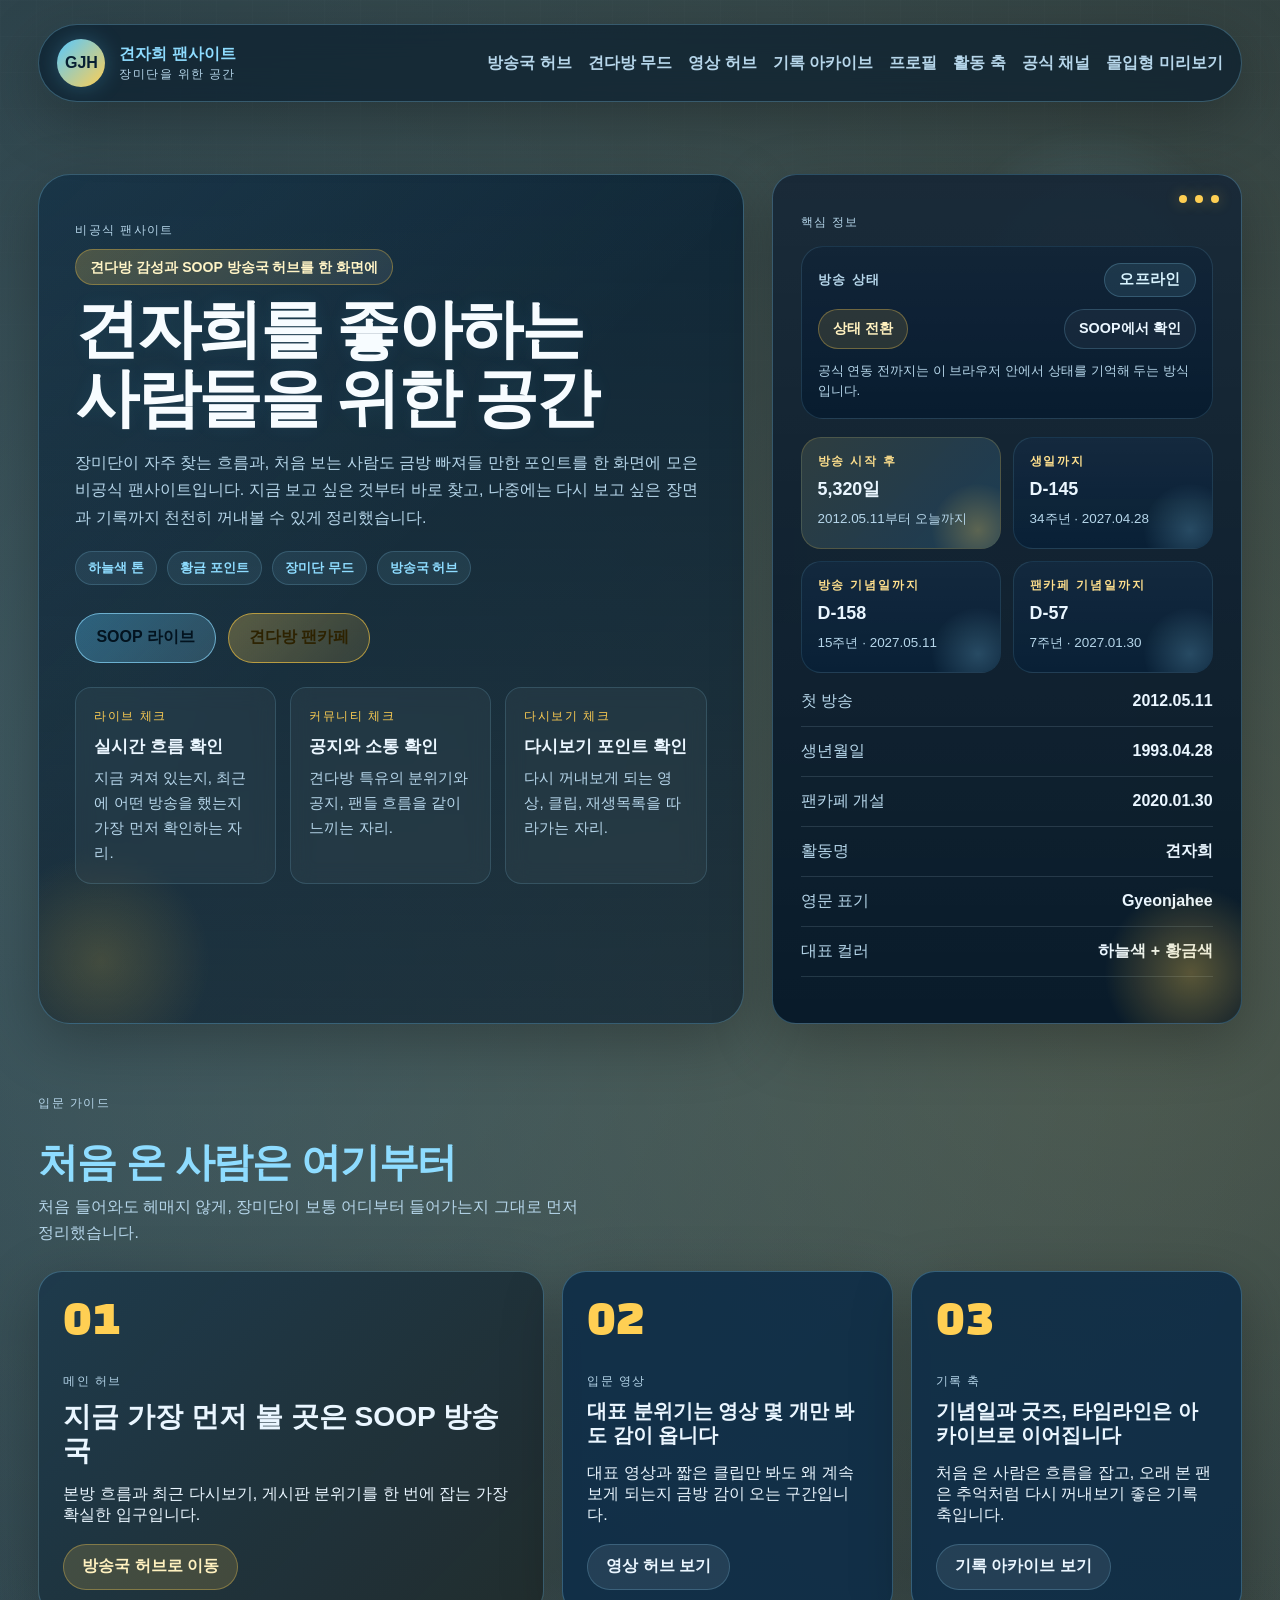
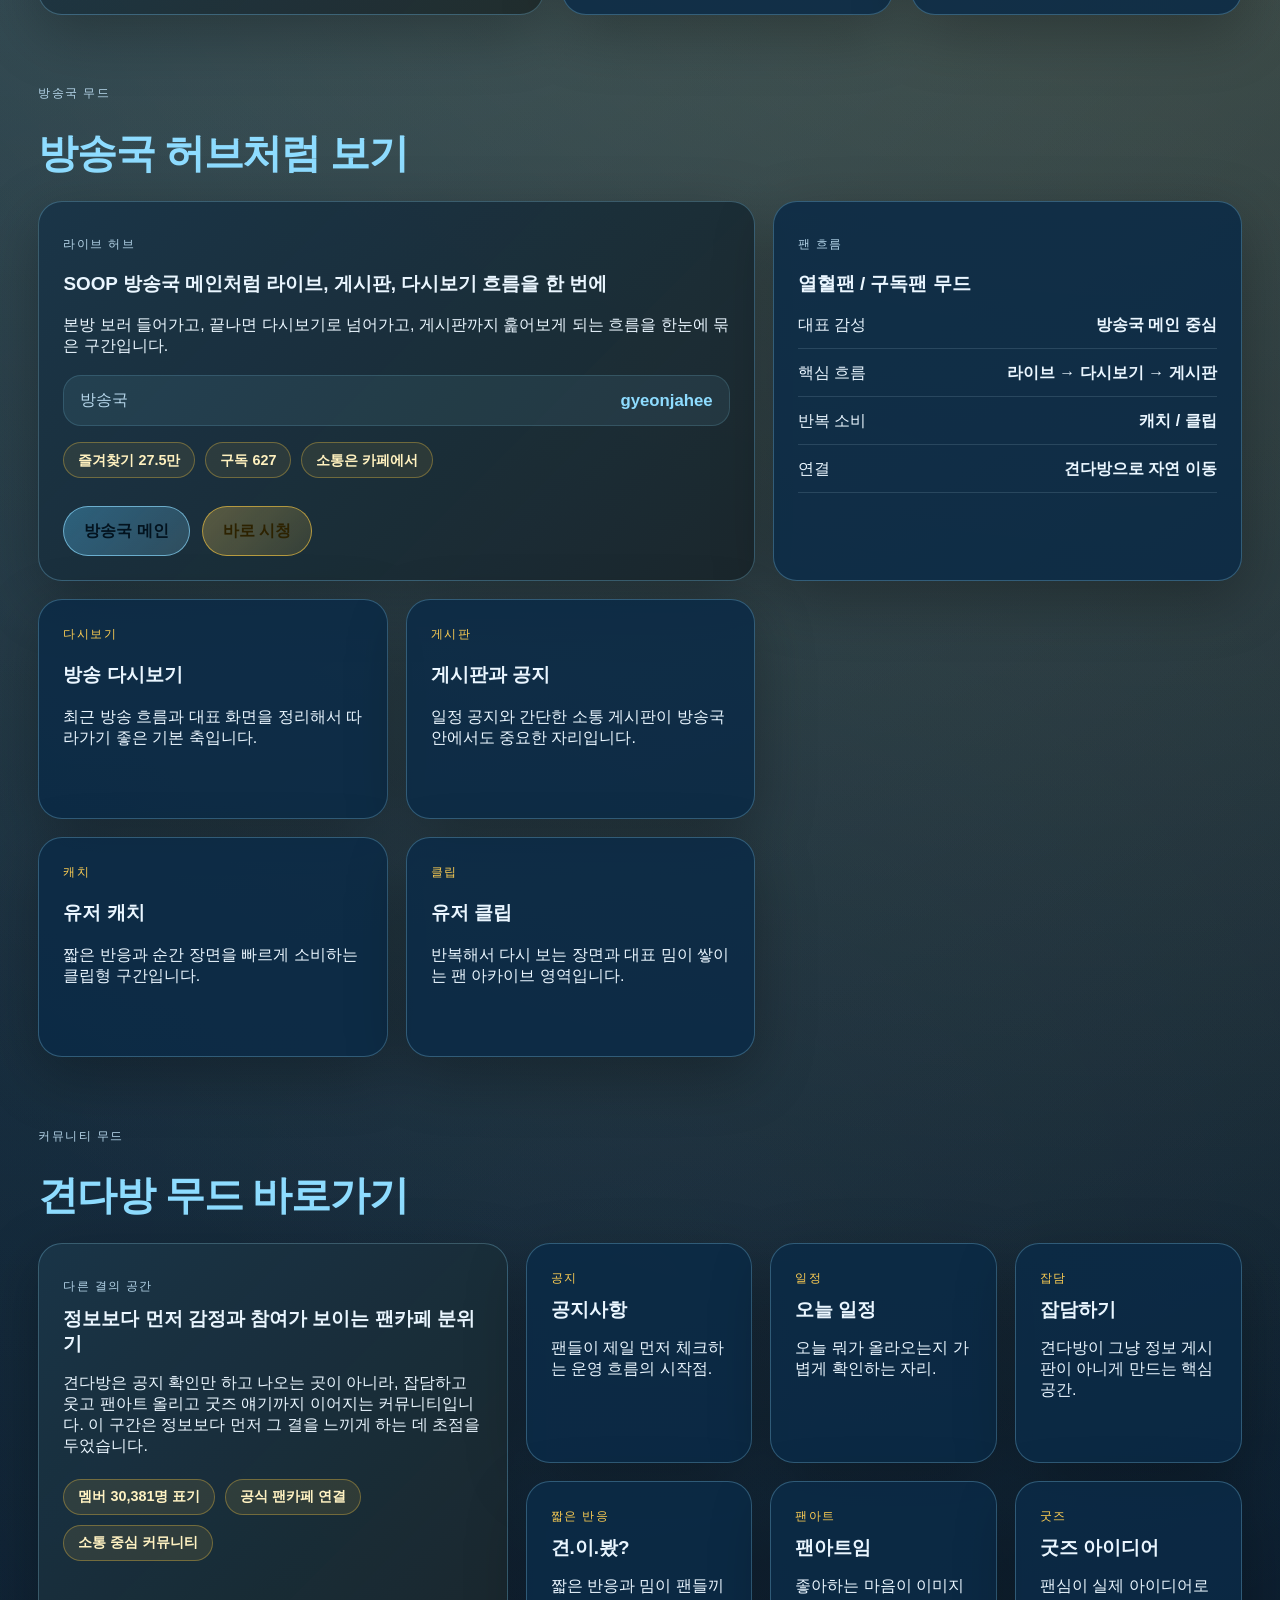
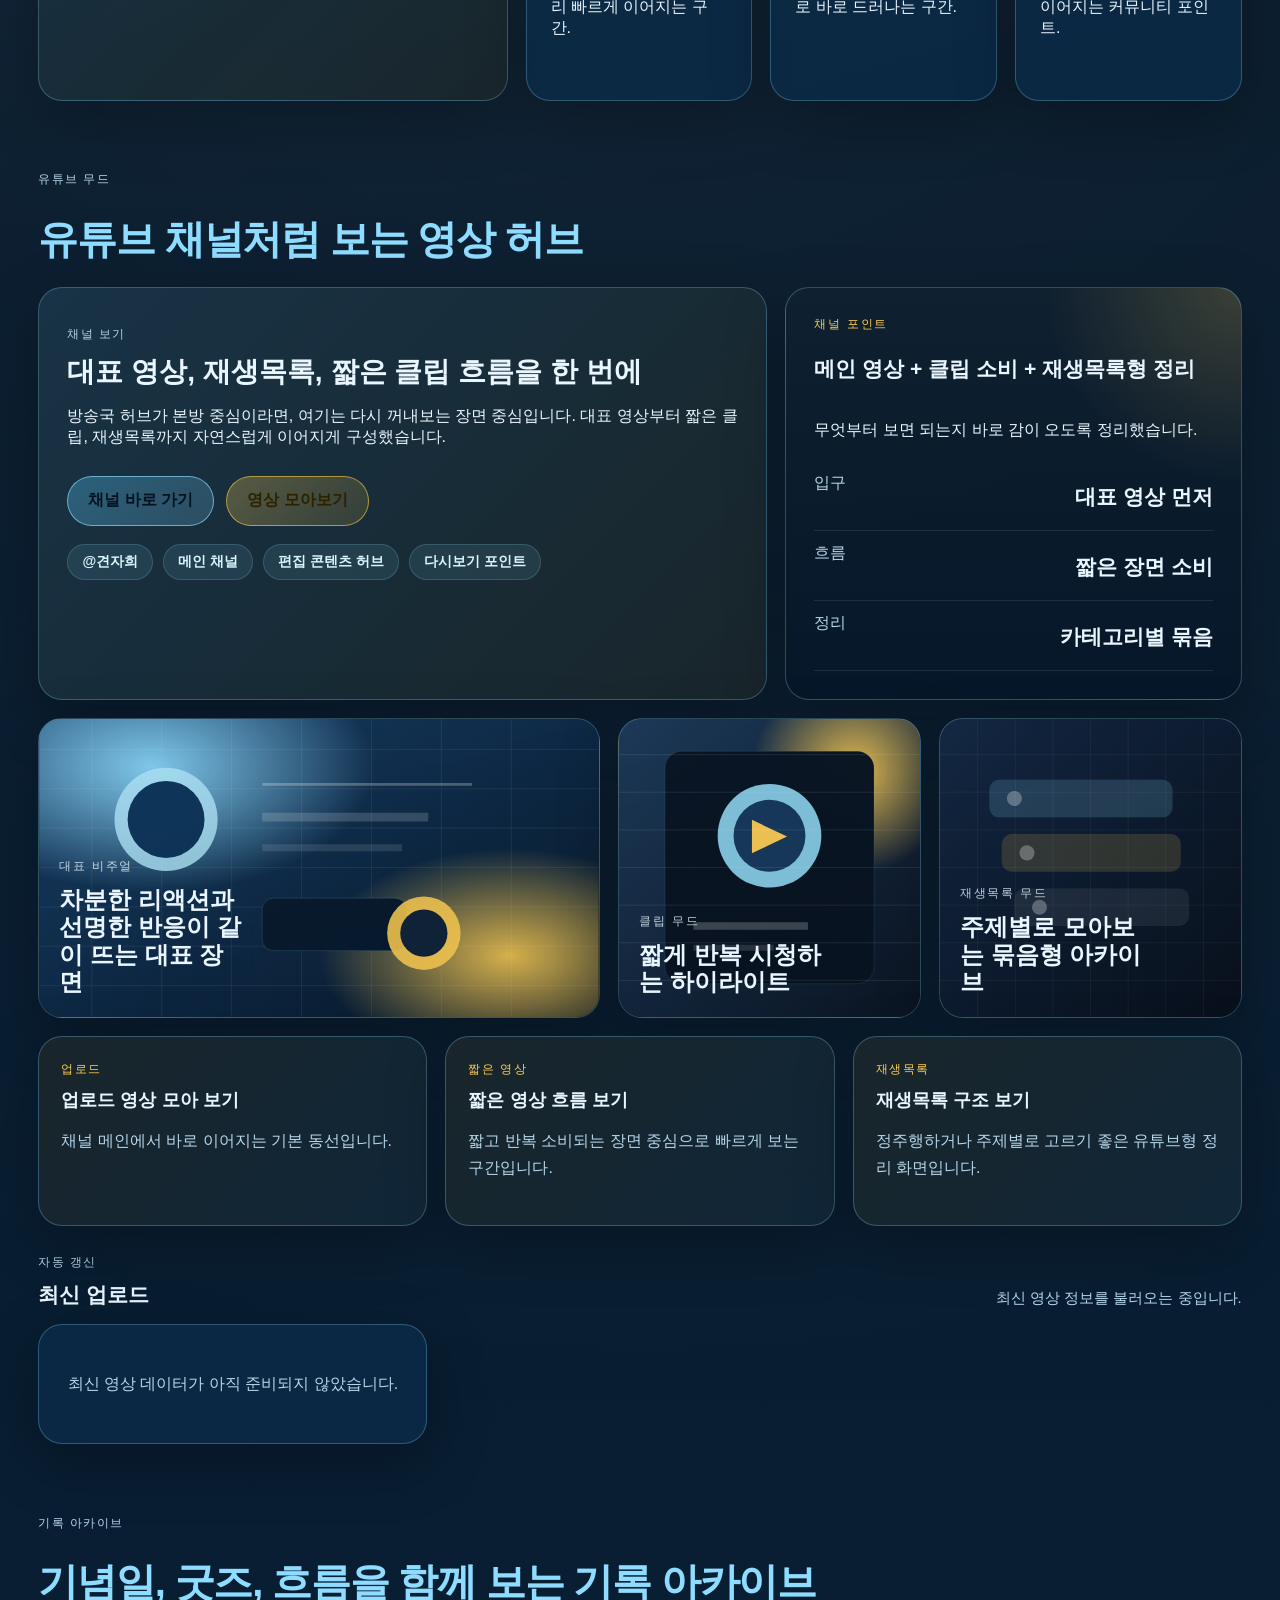
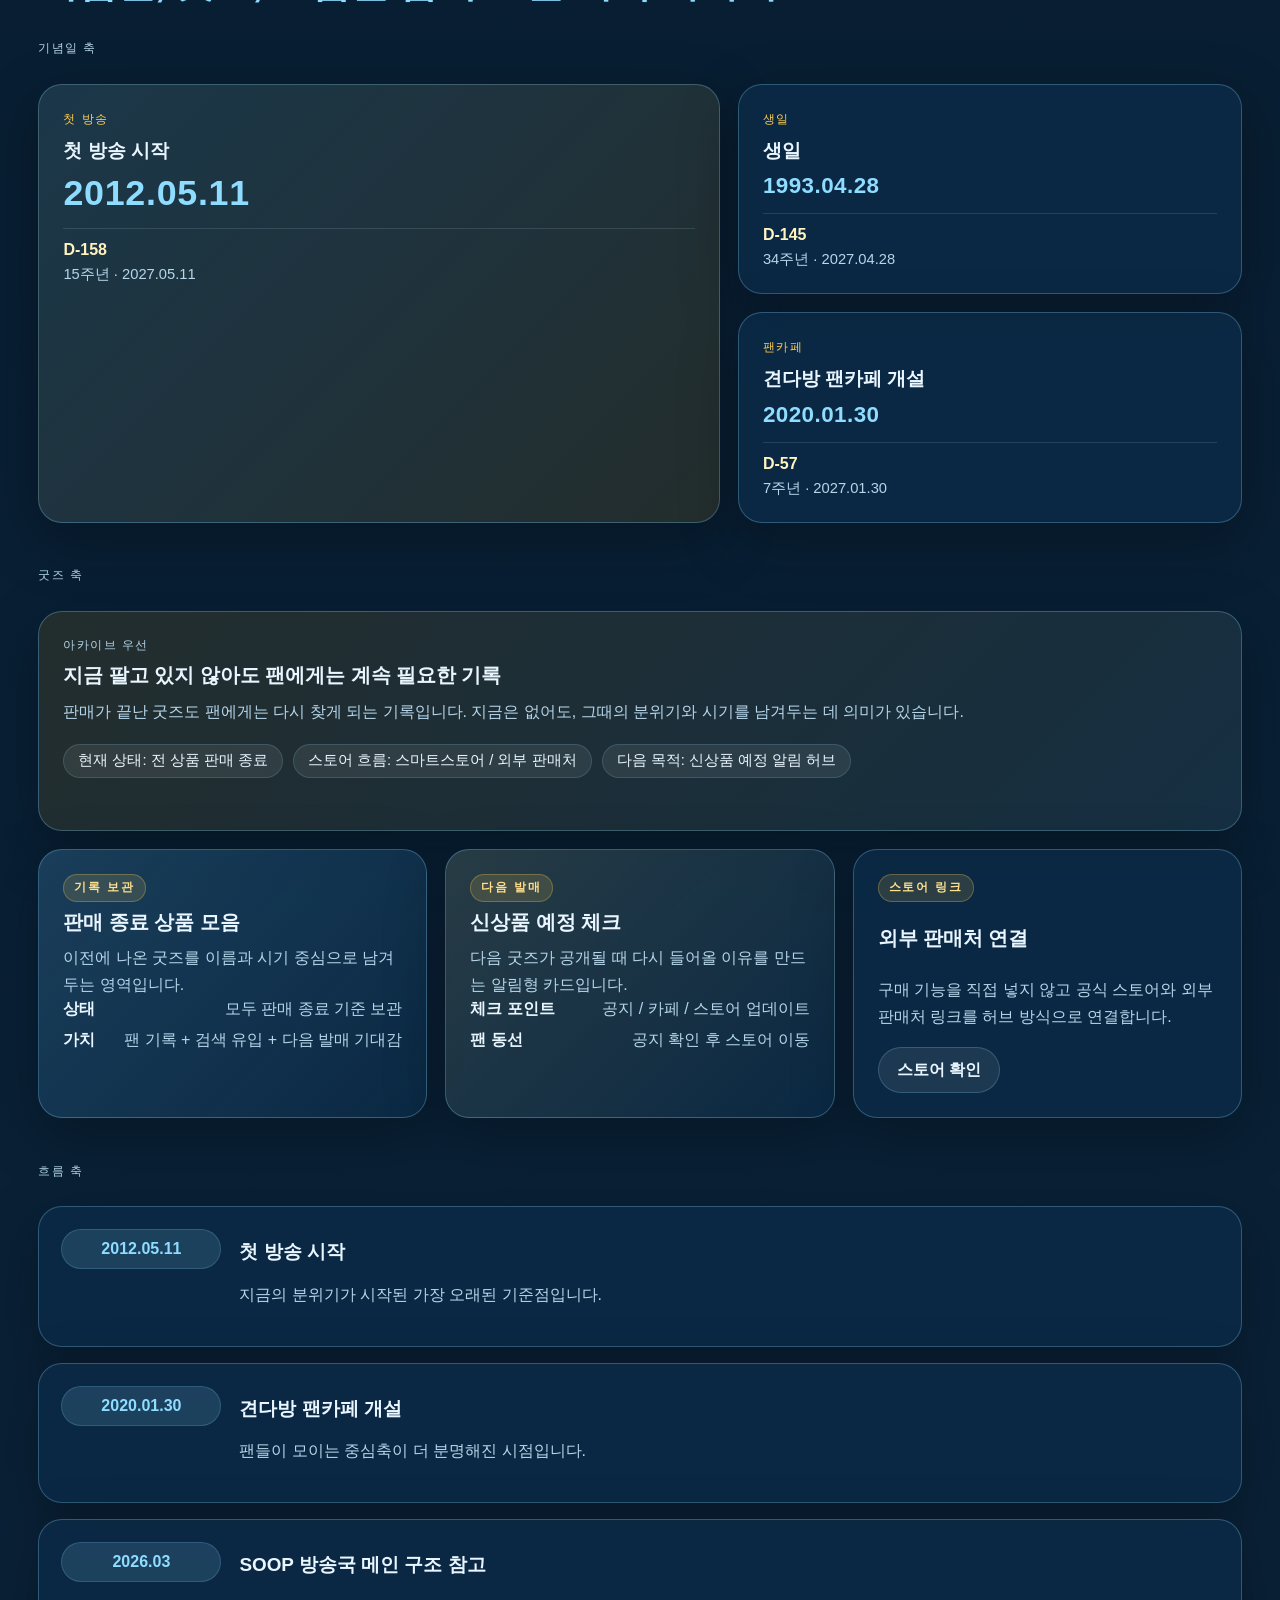
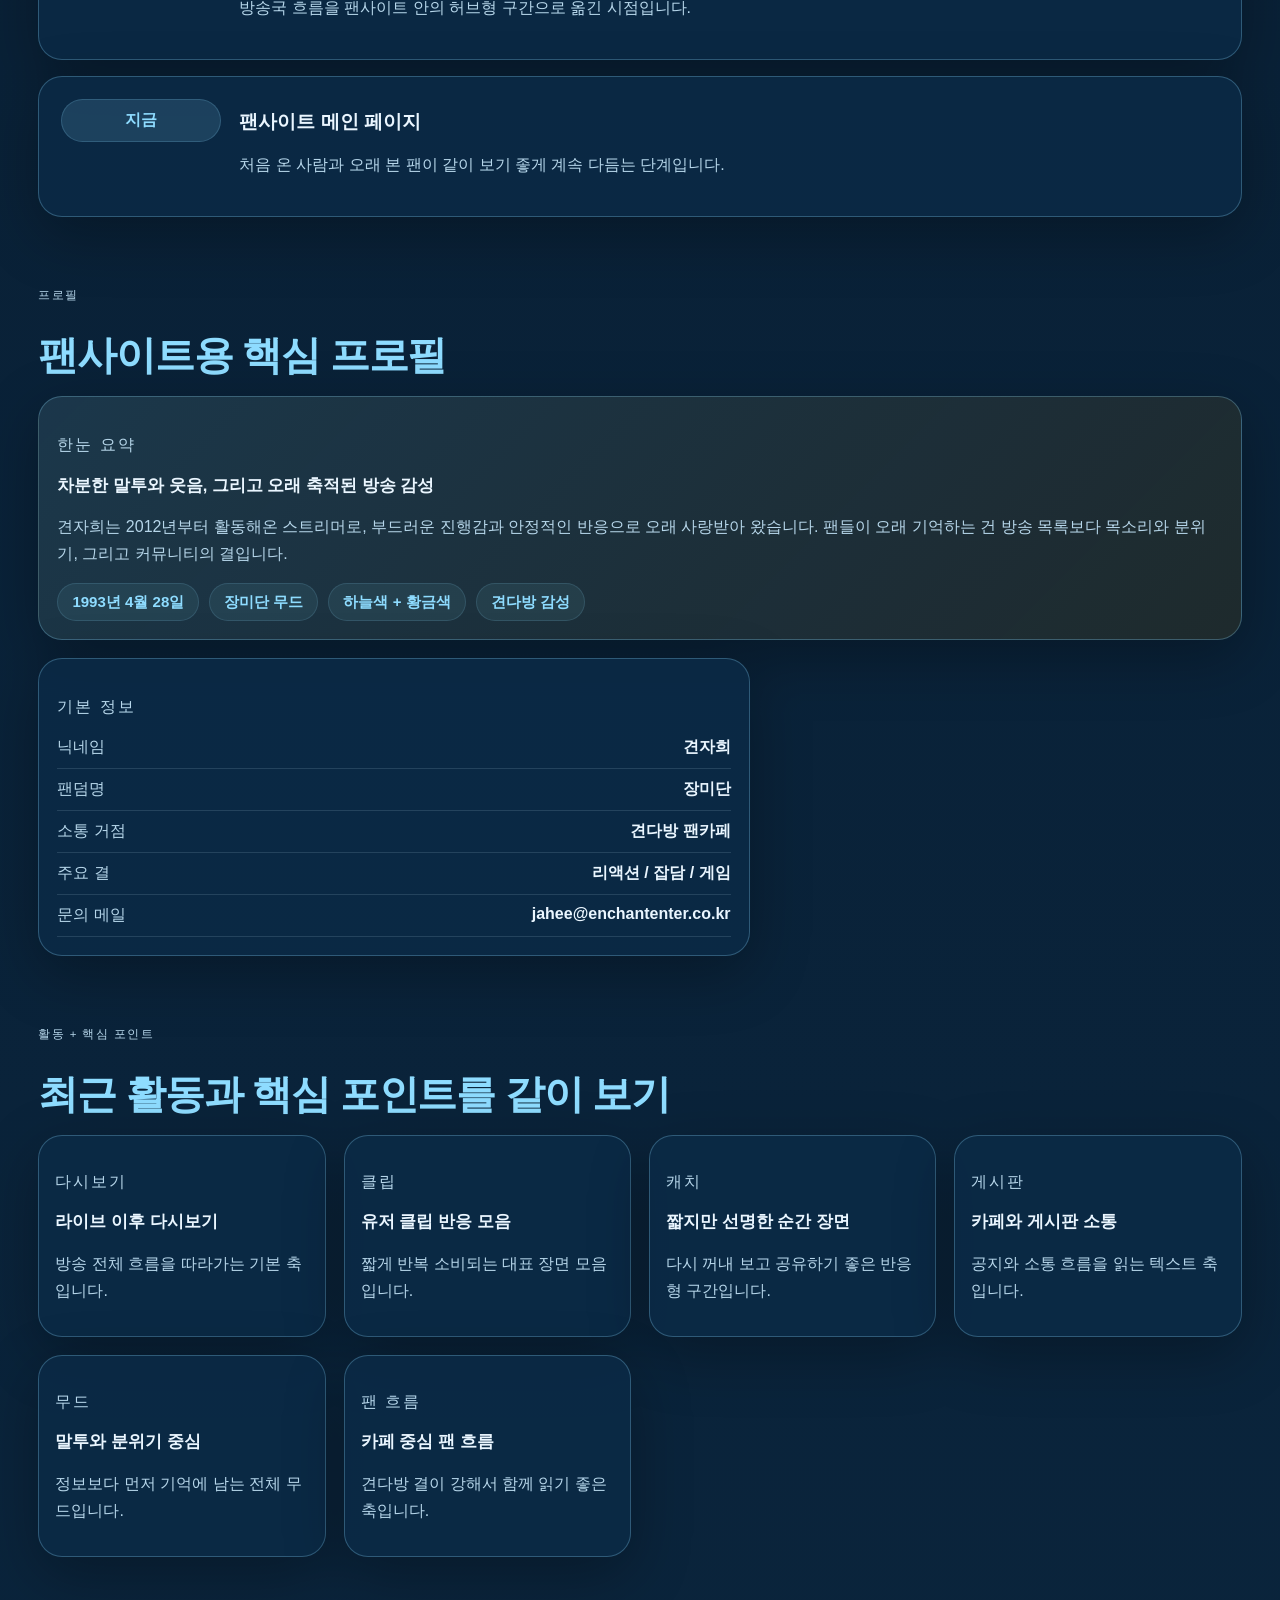
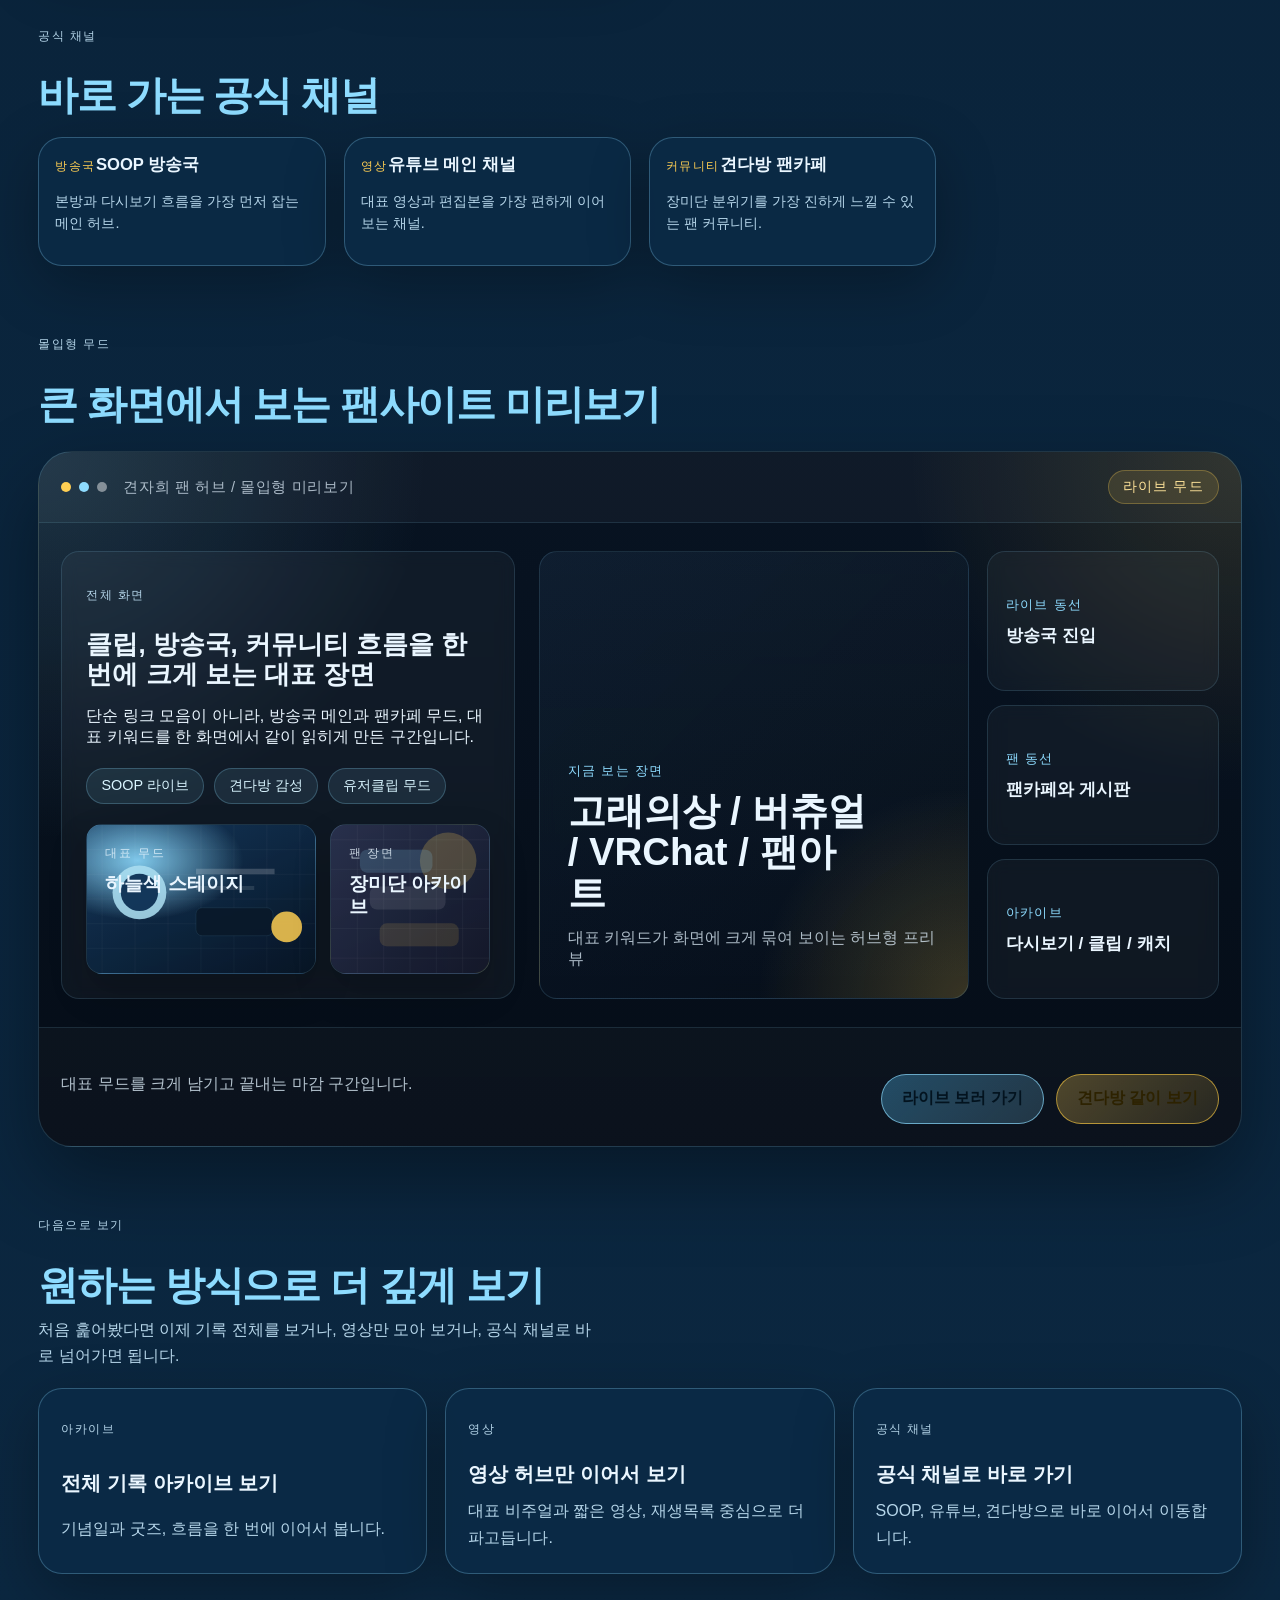
<file: index.html>
<!DOCTYPE html>
<html lang="ko">
<head>
  <meta charset="UTF-8">
  <meta name="viewport" content="width=device-width, initial-scale=1.0">
  <title>견자희 팬사이트 | 견다방 무드 아카이브</title>
  <meta name="description" content="견자희를 좋아하는 사람들을 위한 비공식 팬사이트. 방송국 허브, 견다방 무드, 영상 허브, 기념일과 공식 채널을 한 페이지에 모았습니다.">
  <meta property="og:title" content="견자희 팬사이트">
  <meta property="og:description" content="견다방 무드와 SOOP 방송국 구조를 참고한 견자희 비공식 팬사이트.">
  <meta property="og:type" content="website">
  <meta name="theme-color" content="#071a2b">
  <link rel="preconnect" href="https://fonts.googleapis.com">
  <link rel="preconnect" href="https://fonts.gstatic.com" crossorigin>
  <link href="https://fonts.googleapis.com/css2?family=Black+Han+Sans&family=SUIT:wght@400;500;600;700;800&display=swap" rel="stylesheet">
  <link rel="stylesheet" href="styles.css">
</head>
<body>
  <div class="page-shell">
    <header class="site-header">
      <a class="brand" href="#top" aria-label="견자희 팬사이트 홈">
        <span class="brand-mark">GJH</span>
        <span class="brand-copy">
          <strong>견자희 팬사이트</strong>
          <small>장미단을 위한 공간</small>
        </span>
      </a>
      <nav class="site-nav" aria-label="주요 메뉴">
        <a href="#station">방송국 허브</a>
        <a href="#community">견다방 무드</a>
        <a href="#video">영상 허브</a>
        <a href="#archive">기록 아카이브</a>
        <a href="#profile">프로필</a>
        <a href="#activity">활동 축</a>
        <a href="#links">공식 채널</a>
        <a href="#preview">몰입형 미리보기</a>
      </nav>
    </header>

    <main id="top">
      <section class="hero section">
        <div class="hero-copy">
          <p class="eyebrow">비공식 팬사이트</p>
          <div class="hero-ribbon">견다방 감성과 SOOP 방송국 허브를 한 화면에</div>
          <h1>견자희를 좋아하는<br>사람들을 위한 공간</h1>
          <p class="hero-text">
            장미단이 자주 찾는 흐름과, 처음 보는 사람도 금방 빠져들 만한 포인트를 한 화면에 모은 비공식 팬사이트입니다.
            지금 보고 싶은 것부터 바로 찾고, 나중에는 다시 보고 싶은 장면과 기록까지 천천히 꺼내볼 수 있게 정리했습니다.
          </p>
          <div class="hero-badges" aria-label="사이트 키워드">
            <span>하늘색 톤</span>
            <span>황금 포인트</span>
            <span>장미단 무드</span>
            <span>방송국 허브</span>
          </div>
          <div class="hero-actions">
            <a class="button button-primary" href="https://play.sooplive.co.kr/gyeonjahee" target="_blank" rel="noreferrer">SOOP 라이브</a>
            <a class="button button-secondary" href="https://cafe.naver.com/gyeonjahee" target="_blank" rel="noreferrer">견다방 팬카페</a>
          </div>
          <div class="hero-route-grid" aria-label="첫 화면 체크 포인트">
            <article class="hero-route-card">
              <span class="link-type">라이브 체크</span>
              <h3>실시간 흐름 확인</h3>
              <p>지금 켜져 있는지, 최근에 어떤 방송을 했는지 가장 먼저 확인하는 자리.</p>
            </article>
            <article class="hero-route-card">
              <span class="link-type">커뮤니티 체크</span>
              <h3>공지와 소통 확인</h3>
              <p>견다방 특유의 분위기와 공지, 팬들 흐름을 같이 느끼는 자리.</p>
            </article>
            <article class="hero-route-card">
              <span class="link-type">다시보기 체크</span>
              <h3>다시보기 포인트 확인</h3>
              <p>다시 꺼내보게 되는 영상, 클립, 재생목록을 따라가는 자리.</p>
            </article>
          </div>
        </div>

        <aside class="hero-panel" aria-label="핵심 정보">
          <div class="panel-glow"></div>
          <div class="panel-stars" aria-hidden="true">
            <span></span>
            <span></span>
            <span></span>
          </div>
          <p class="panel-label">핵심 정보</p>
          <div class="live-console" aria-label="라이브 상태">
            <div class="live-console-head">
              <span class="live-console-label">방송 상태</span>
              <strong class="live-status-pill is-offline" data-live-status>오프라인</strong>
            </div>
            <div class="live-console-actions">
              <button class="live-toggle-button" type="button" data-live-toggle>상태 전환</button>
              <a class="live-check-link" href="https://play.sooplive.co.kr/gyeonjahee" target="_blank" rel="noreferrer">SOOP에서 확인</a>
            </div>
            <p class="live-console-note">공식 연동 전까지는 이 브라우저 안에서 상태를 기억해 두는 방식입니다.</p>
          </div>
          <div class="countdown-strip" aria-label="상단 기념일 카운트">
            <article class="countdown-chip countdown-chip-primary" data-mode="elapsed" data-month="5" data-day="11" data-start-year="2012">
              <span class="countdown-label">방송 시작 후</span>
              <strong class="countdown-value">계산 중</strong>
              <small class="countdown-meta">누적 방송 경과일</small>
            </article>
            <article class="countdown-chip" data-mode="until" data-month="4" data-day="28" data-start-year="1993">
              <span class="countdown-label">생일까지</span>
              <strong class="countdown-value">계산 중</strong>
              <small class="countdown-meta">매년 4월 28일</small>
            </article>
            <article class="countdown-chip" data-mode="until" data-month="5" data-day="11" data-start-year="2012">
              <span class="countdown-label">방송 기념일까지</span>
              <strong class="countdown-value">계산 중</strong>
              <small class="countdown-meta">첫 방송 2012.05.11</small>
            </article>
            <article class="countdown-chip" data-mode="until" data-month="1" data-day="30" data-start-year="2020">
              <span class="countdown-label">팬카페 기념일까지</span>
              <strong class="countdown-value">계산 중</strong>
              <small class="countdown-meta">견다방 오픈 2020.01.30</small>
            </article>
          </div>
          <ul class="fact-list">
            <li><span>첫 방송</span><strong>2012.05.11</strong></li>
            <li><span>생년월일</span><strong>1993.04.28</strong></li>
            <li><span>팬카페 개설</span><strong>2020.01.30</strong></li>
            <li><span>활동명</span><strong>견자희</strong></li>
            <li><span>영문 표기</span><strong>Gyeonjahee</strong></li>
            <li><span>대표 컬러</span><strong>하늘색 + 황금색</strong></li>
          </ul>
        </aside>
      </section>

      <section id="starter-guide" class="section starter-guide">
        <div class="section-heading">
          <p class="eyebrow">입문 가이드</p>
          <h2>처음 온 사람은 여기부터</h2>
          <p class="section-description">처음 들어와도 헤매지 않게, 장미단이 보통 어디부터 들어가는지 그대로 먼저 정리했습니다.</p>
        </div>
        <div class="priority-strip" aria-label="처음 방문한 사람을 위한 입문 가이드">
          <article class="priority-card priority-card-primary">
            <p class="priority-rank">01</p>
            <div>
              <p class="feature-kicker">메인 허브</p>
              <h2>지금 가장 먼저 볼 곳은 SOOP 방송국</h2>
              <p>본방 흐름과 최근 다시보기, 게시판 분위기를 한 번에 잡는 가장 확실한 입구입니다.</p>
            </div>
            <a class="priority-link" href="#station">방송국 허브로 이동</a>
          </article>
          <article class="priority-card">
            <p class="priority-rank">02</p>
            <div>
              <p class="feature-kicker">입문 영상</p>
              <h3>대표 분위기는 영상 몇 개만 봐도 감이 옵니다</h3>
              <p>대표 영상과 짧은 클립만 봐도 왜 계속 보게 되는지 금방 감이 오는 구간입니다.</p>
            </div>
            <a class="priority-link" href="#video">영상 허브 보기</a>
          </article>
          <article class="priority-card">
            <p class="priority-rank">03</p>
            <div>
              <p class="feature-kicker">기록 축</p>
              <h3>기념일과 굿즈, 타임라인은 아카이브로 이어집니다</h3>
              <p>처음 온 사람은 흐름을 잡고, 오래 본 팬은 추억처럼 다시 꺼내보기 좋은 기록 축입니다.</p>
            </div>
            <a class="priority-link" href="#archive">기록 아카이브 보기</a>
          </article>
        </div>
      </section>

      <section id="station" class="section">
        <div class="section-heading">
          <p class="eyebrow">방송국 무드</p>
          <h2>방송국 허브처럼 보기</h2>
        </div>
        <div class="station-shell">
          <article class="station-card station-card-main">
            <p class="feature-kicker">라이브 허브</p>
            <h3>SOOP 방송국 메인처럼 라이브, 게시판, 다시보기 흐름을 한 번에</h3>
            <p>본방 보러 들어가고, 끝나면 다시보기로 넘어가고, 게시판까지 훑어보게 되는 흐름을 한눈에 묶은 구간입니다.</p>
            <div class="station-status">
              <span>방송국</span>
              <strong>gyeonjahee</strong>
            </div>
            <div class="station-meta">
              <span>즐겨찾기 27.5만</span>
              <span>구독 627</span>
              <span>소통은 카페에서</span>
            </div>
            <div class="hero-actions">
              <a class="button button-primary" href="https://www.sooplive.co.kr/station/gyeonjahee" target="_blank" rel="noreferrer">방송국 메인</a>
              <a class="button button-secondary" href="https://play.sooplive.co.kr/gyeonjahee" target="_blank" rel="noreferrer">바로 시청</a>
            </div>
          </article>
          <article class="station-card">
            <p class="feature-kicker">팬 흐름</p>
            <h3>열혈팬 / 구독팬 무드</h3>
            <ul class="station-rank-list">
              <li><span>대표 감성</span><strong>방송국 메인 중심</strong></li>
              <li><span>핵심 흐름</span><strong>라이브 → 다시보기 → 게시판</strong></li>
              <li><span>반복 소비</span><strong>캐치 / 클립</strong></li>
              <li><span>연결</span><strong>견다방으로 자연 이동</strong></li>
            </ul>
          </article>
          <div class="station-grid">
            <article class="station-card"><span class="link-type">다시보기</span><h3>방송 다시보기</h3><p>최근 방송 흐름과 대표 화면을 정리해서 따라가기 좋은 기본 축입니다.</p></article>
            <article class="station-card"><span class="link-type">게시판</span><h3>게시판과 공지</h3><p>일정 공지와 간단한 소통 게시판이 방송국 안에서도 중요한 자리입니다.</p></article>
            <article class="station-card"><span class="link-type">캐치</span><h3>유저 캐치</h3><p>짧은 반응과 순간 장면을 빠르게 소비하는 클립형 구간입니다.</p></article>
            <article class="station-card"><span class="link-type">클립</span><h3>유저 클립</h3><p>반복해서 다시 보는 장면과 대표 밈이 쌓이는 팬 아카이브 영역입니다.</p></article>
          </div>
        </div>
      </section>

      <section id="community" class="section">
        <div class="section-heading">
          <p class="eyebrow">커뮤니티 무드</p>
          <h2>견다방 무드 바로가기</h2>
        </div>
        <div class="community-shell">
          <article class="community-intro">
            <p class="feature-kicker">다른 결의 공간</p>
            <h3>정보보다 먼저 감정과 참여가 보이는 팬카페 분위기</h3>
            <p>견다방은 공지 확인만 하고 나오는 곳이 아니라, 잡담하고 웃고 팬아트 올리고 굿즈 얘기까지 이어지는 커뮤니티입니다. 이 구간은 정보보다 먼저 그 결을 느끼게 하는 데 초점을 두었습니다.</p>
            <div class="community-stats">
              <span>멤버 30,381명 표기</span>
              <span>공식 팬카페 연결</span>
              <span>소통 중심 커뮤니티</span>
            </div>
          </article>
          <div class="community-menu-grid">
            <article class="community-card"><span class="link-type">공지</span><h3>공지사항</h3><p>팬들이 제일 먼저 체크하는 운영 흐름의 시작점.</p></article>
            <article class="community-card"><span class="link-type">일정</span><h3>오늘 일정</h3><p>오늘 뭐가 올라오는지 가볍게 확인하는 자리.</p></article>
            <article class="community-card"><span class="link-type">잡담</span><h3>잡담하기</h3><p>견다방이 그냥 정보 게시판이 아니게 만드는 핵심 공간.</p></article>
            <article class="community-card"><span class="link-type">짧은 반응</span><h3>견.이.봤?</h3><p>짧은 반응과 밈이 팬들끼리 빠르게 이어지는 구간.</p></article>
            <article class="community-card"><span class="link-type">팬아트</span><h3>팬아트임</h3><p>좋아하는 마음이 이미지로 바로 드러나는 구간.</p></article>
            <article class="community-card"><span class="link-type">굿즈</span><h3>굿즈 아이디어</h3><p>팬심이 실제 아이디어로 이어지는 커뮤니티 포인트.</p></article>
          </div>
        </div>
      </section>

      <section id="video" class="section">
        <div class="section-heading">
          <p class="eyebrow">유튜브 무드</p>
          <h2>유튜브 채널처럼 보는 영상 허브</h2>
        </div>
        <div class="video-shell">
          <article class="video-hero">
            <div class="video-hero-copy">
              <p class="feature-kicker">채널 보기</p>
              <h3>대표 영상, 재생목록, 짧은 클립 흐름을 한 번에</h3>
              <p>방송국 허브가 본방 중심이라면, 여기는 다시 꺼내보는 장면 중심입니다. 대표 영상부터 짧은 클립, 재생목록까지 자연스럽게 이어지게 구성했습니다.</p>
              <div class="hero-actions">
                <a class="button button-primary" href="https://www.youtube.com/@%EA%B2%AC%EC%9E%90%ED%9D%AC" target="_blank" rel="noreferrer">채널 바로 가기</a>
                <a class="button button-secondary" href="https://www.youtube.com/channel/UCBvkQFBskQR9NeOoDYR8ckA" target="_blank" rel="noreferrer">영상 모아보기</a>
              </div>
              <div class="video-chip-row">
                <span>@견자희</span>
                <span>메인 채널</span>
                <span>편집 콘텐츠 허브</span>
                <span>다시보기 포인트</span>
              </div>
            </div>
            <div class="video-hero-panel">
              <span class="video-panel-label">채널 포인트</span>
              <strong>메인 영상 + 클립 소비 + 재생목록형 정리</strong>
              <p>무엇부터 보면 되는지 바로 감이 오도록 정리했습니다.</p>
              <ul class="video-panel-list">
                <li><span>입구</span><strong>대표 영상 먼저</strong></li>
                <li><span>흐름</span><strong>짧은 장면 소비</strong></li>
                <li><span>정리</span><strong>카테고리별 묶음</strong></li>
              </ul>
            </div>
          </article>
          <div class="video-showcase" aria-label="대표 썸네일 포스터">
            <article class="video-poster video-poster-featured">
              <img class="poster-art" src="assets/video-featured.svg" alt="대표 영상 포스터 비주얼">
              <div class="video-poster-copy">
                <span>대표 비주얼</span>
                <strong>차분한 리액션과 선명한 반응이 같이 뜨는 대표 장면</strong>
              </div>
            </article>
            <article class="video-poster video-poster-clip">
              <img class="poster-art" src="assets/video-clip.svg" alt="짧은 클립 포스터 비주얼">
              <div class="video-poster-copy">
                <span>클립 무드</span>
                <strong>짧게 반복 시청하는 하이라이트</strong>
              </div>
            </article>
            <article class="video-poster video-poster-playlist">
              <img class="poster-art" src="assets/video-playlist.svg" alt="재생목록 포스터 비주얼">
              <div class="video-poster-copy">
                <span>재생목록 무드</span>
                <strong>주제별로 모아보는 묶음형 아카이브</strong>
              </div>
            </article>
          </div>
          <div class="video-link-row">
            <a class="video-link-card" href="https://www.youtube.com/@%EA%B2%AC%EC%9E%90%ED%9D%AC/videos" target="_blank" rel="noreferrer"><span class="link-type">업로드</span><strong>업로드 영상 모아 보기</strong><p>채널 메인에서 바로 이어지는 기본 동선입니다.</p></a>
            <a class="video-link-card" href="https://www.youtube.com/@%EA%B2%AC%EC%9E%90%ED%9D%AC/shorts" target="_blank" rel="noreferrer"><span class="link-type">짧은 영상</span><strong>짧은 영상 흐름 보기</strong><p>짧고 반복 소비되는 장면 중심으로 빠르게 보는 구간입니다.</p></a>
            <a class="video-link-card" href="https://www.youtube.com/@%EA%B2%AC%EC%9E%90%ED%9D%AC/playlists" target="_blank" rel="noreferrer"><span class="link-type">재생목록</span><strong>재생목록 구조 보기</strong><p>정주행하거나 주제별로 고르기 좋은 유튜브형 정리 화면입니다.</p></a>
          </div>
          <section class="youtube-latest" aria-labelledby="youtube-latest-title">
            <div class="youtube-latest-head">
              <div>
                <p class="feature-kicker">자동 갱신</p>
                <h3 id="youtube-latest-title">최신 업로드</h3>
              </div>
              <p class="youtube-latest-meta" data-youtube-updated>최신 영상 정보를 불러오는 중입니다.</p>
            </div>
            <div class="youtube-latest-grid" data-youtube-latest>
              <article class="youtube-latest-empty">
                <p>최신 영상 정보를 준비 중입니다.</p>
              </article>
            </div>
          </section>
        </div>
      </section>

      <section id="archive" class="section">
        <div class="section-heading">
          <p class="eyebrow">기록 아카이브</p>
          <h2>기념일, 굿즈, 흐름을 함께 보는 기록 아카이브</h2>
        </div>
        <div class="archive-stack">
          <div class="archive-subsection">
            <p class="feature-kicker">기념일 축</p>
            <div class="anniversary-shell">
              <div class="anniversary-grid">
                <article class="anniversary-card anniversary-card-primary" data-month="5" data-day="11" data-start-year="2012">
                  <span class="link-type">첫 방송</span>
                  <h3>첫 방송 시작</h3>
                  <p class="anniversary-date">2012.05.11</p>
                  <div class="anniversary-meta">
                    <strong class="anniversary-dday">D-day 계산 중</strong>
                    <span class="anniversary-cycle">방송 시작 기념일</span>
                  </div>
                </article>
                <div class="anniversary-side">
                  <article class="anniversary-card" data-month="4" data-day="28" data-start-year="1993">
                    <span class="link-type">생일</span>
                    <h3>생일</h3>
                    <p class="anniversary-date">1993.04.28</p>
                    <div class="anniversary-meta">
                      <strong class="anniversary-dday">D-day 계산 중</strong>
                      <span class="anniversary-cycle">매년 4월 28일</span>
                    </div>
                  </article>
                  <article class="anniversary-card" data-month="1" data-day="30" data-start-year="2020">
                    <span class="link-type">팬카페</span>
                    <h3>견다방 팬카페 개설</h3>
                    <p class="anniversary-date">2020.01.30</p>
                    <div class="anniversary-meta">
                      <strong class="anniversary-dday">D-day 계산 중</strong>
                      <span class="anniversary-cycle">팬카페 오픈 기념일</span>
                    </div>
                  </article>
                </div>
              </div>
            </div>
          </div>
          <div class="archive-subsection">
            <p class="feature-kicker">굿즈 축</p>
            <div class="goods-shell">
              <article class="goods-intro">
                <p class="feature-kicker">아카이브 우선</p>
                <h3>지금 팔고 있지 않아도 팬에게는 계속 필요한 기록</h3>
                <p>판매가 끝난 굿즈도 팬에게는 다시 찾게 되는 기록입니다. 지금은 없어도, 그때의 분위기와 시기를 남겨두는 데 의미가 있습니다.</p>
                <div class="goods-meta">
                  <span>현재 상태: 전 상품 판매 종료</span>
                  <span>스토어 흐름: 스마트스토어 / 외부 판매처</span>
                  <span>다음 목적: 신상품 예정 알림 허브</span>
                </div>
              </article>
              <div class="goods-grid">
                <article class="goods-card goods-card-closed">
                  <span class="goods-state">기록 보관</span>
                  <h3>판매 종료 상품 모음</h3>
                  <p>이전에 나온 굿즈를 이름과 시기 중심으로 남겨두는 영역입니다.</p>
                  <ul class="goods-list">
                    <li><strong>상태</strong><span>모두 판매 종료 기준 보관</span></li>
                    <li><strong>가치</strong><span>팬 기록 + 검색 유입 + 다음 발매 기대감</span></li>
                  </ul>
                </article>
                <article class="goods-card goods-card-alert">
                  <span class="goods-state">다음 발매</span>
                  <h3>신상품 예정 체크</h3>
                  <p>다음 굿즈가 공개될 때 다시 들어올 이유를 만드는 알림형 카드입니다.</p>
                  <ul class="goods-list">
                    <li><strong>체크 포인트</strong><span>공지 / 카페 / 스토어 업데이트</span></li>
                    <li><strong>팬 동선</strong><span>공지 확인 후 스토어 이동</span></li>
                  </ul>
                </article>
                <article class="goods-card goods-card-store">
                  <span class="goods-state">스토어 링크</span>
                  <h3>외부 판매처 연결</h3>
                  <p>구매 기능을 직접 넣지 않고 공식 스토어와 외부 판매처 링크를 허브 방식으로 연결합니다.</p>
                  <a class="priority-link" href="https://smartstore.naver.com/enchantenter" target="_blank" rel="noreferrer">스토어 확인</a>
                </article>
              </div>
            </div>
          </div>
          <div class="archive-subsection">
            <p class="feature-kicker">흐름 축</p>
            <div class="timeline">
              <article class="timeline-item"><div class="timeline-date">2012.05.11</div><div><h3>첫 방송 시작</h3><p>지금의 분위기가 시작된 가장 오래된 기준점입니다.</p></div></article>
              <article class="timeline-item"><div class="timeline-date">2020.01.30</div><div><h3>견다방 팬카페 개설</h3><p>팬들이 모이는 중심축이 더 분명해진 시점입니다.</p></div></article>
              <article class="timeline-item"><div class="timeline-date">2026.03</div><div><h3>SOOP 방송국 메인 구조 참고</h3><p>방송국 흐름을 팬사이트 안의 허브형 구간으로 옮긴 시점입니다.</p></div></article>
              <article class="timeline-item"><div class="timeline-date">지금</div><div><h3>팬사이트 메인 페이지</h3><p>처음 온 사람과 오래 본 팬이 같이 보기 좋게 계속 다듬는 단계입니다.</p></div></article>
            </div>
          </div>
        </div>
      </section>

      <section id="profile" class="section section-compact">
        <div class="section-heading">
          <p class="eyebrow">프로필</p>
          <h2>팬사이트용 핵심 프로필</h2>
        </div>
        <div class="profile-layout profile-layout-compact">
          <article class="profile-card profile-card-main">
            <p class="feature-kicker">한눈 요약</p>
            <h3>차분한 말투와 웃음, 그리고 오래 축적된 방송 감성</h3>
            <p>견자희는 2012년부터 활동해온 스트리머로, 부드러운 진행감과 안정적인 반응으로 오래 사랑받아 왔습니다. 팬들이 오래 기억하는 건 방송 목록보다 목소리와 분위기, 그리고 커뮤니티의 결입니다.</p>
            <div class="tag-row">
              <span class="tag">1993년 4월 28일</span>
              <span class="tag">장미단 무드</span>
              <span class="tag">하늘색 + 황금색</span>
              <span class="tag">견다방 감성</span>
            </div>
          </article>
          <article class="profile-card">
            <p class="feature-kicker">기본 정보</p>
            <ul class="detail-list">
              <li><span>닉네임</span><strong>견자희</strong></li>
              <li><span>팬덤명</span><strong>장미단</strong></li>
              <li><span>소통 거점</span><strong>견다방 팬카페</strong></li>
              <li><span>주요 결</span><strong>리액션 / 잡담 / 게임</strong></li>
              <li><span>문의 메일</span><strong>jahee@enchantenter.co.kr</strong></li>
            </ul>
          </article>
        </div>
      </section>

      <section id="activity" class="section media-section section-compact">
        <div class="section-heading">
          <p class="eyebrow">활동 + 핵심 포인트</p>
          <h2>최근 활동과 핵심 포인트를 같이 보기</h2>
        </div>
        <div class="media-grid">
          <article class="media-card"><p class="media-label">다시보기</p><h3>라이브 이후 다시보기</h3><p>방송 전체 흐름을 따라가는 기본 축입니다.</p></article>
          <article class="media-card"><p class="media-label">클립</p><h3>유저 클립 반응 모음</h3><p>짧게 반복 소비되는 대표 장면 모음입니다.</p></article>
          <article class="media-card"><p class="media-label">캐치</p><h3>짧지만 선명한 순간 장면</h3><p>다시 꺼내 보고 공유하기 좋은 반응형 구간입니다.</p></article>
          <article class="media-card"><p class="media-label">게시판</p><h3>카페와 게시판 소통</h3><p>공지와 소통 흐름을 읽는 텍스트 축입니다.</p></article>
          <article class="media-card"><p class="media-label">무드</p><h3>말투와 분위기 중심</h3><p>정보보다 먼저 기억에 남는 전체 무드입니다.</p></article>
          <article class="media-card"><p class="media-label">팬 흐름</p><h3>카페 중심 팬 흐름</h3><p>견다방 결이 강해서 함께 읽기 좋은 축입니다.</p></article>
        </div>
      </section>

      <section id="links" class="section section-compact">
        <div class="section-heading">
          <p class="eyebrow">공식 채널</p>
          <h2>바로 가는 공식 채널</h2>
        </div>
        <div class="link-grid">
          <a class="link-card" href="https://www.sooplive.co.kr/station/gyeonjahee" target="_blank" rel="noreferrer"><span class="link-type">방송국</span><strong>SOOP 방송국</strong><p>본방과 다시보기 흐름을 가장 먼저 잡는 메인 허브.</p></a>
          <a class="link-card" href="https://www.youtube.com/channel/UCBvkQFBskQR9NeOoDYR8ckA" target="_blank" rel="noreferrer"><span class="link-type">영상</span><strong>유튜브 메인 채널</strong><p>대표 영상과 편집본을 가장 편하게 이어 보는 채널.</p></a>
          <a class="link-card" href="https://cafe.naver.com/gyeonjahee" target="_blank" rel="noreferrer"><span class="link-type">커뮤니티</span><strong>견다방 팬카페</strong><p>장미단 분위기를 가장 진하게 느낄 수 있는 팬 커뮤니티.</p></a>
        </div>
      </section>

      <section id="preview" class="section">
        <div class="section-heading">
          <p class="eyebrow">몰입형 무드</p>
          <h2>큰 화면에서 보는 팬사이트 미리보기</h2>
        </div>
        <div class="preview-shell">
          <article class="preview-window">
            <div class="preview-topbar">
              <div class="preview-dots" aria-hidden="true"><span></span><span></span><span></span></div>
              <div class="preview-address">견자희 팬 허브 / 몰입형 미리보기</div>
              <span class="preview-badge">라이브 무드</span>
            </div>
            <div class="preview-canvas">
              <div class="preview-copy">
                <p class="feature-kicker">전체 화면</p>
                <h3>클립, 방송국, 커뮤니티 흐름을 한 번에 크게 보는 대표 장면</h3>
                <p>단순 링크 모음이 아니라, 방송국 메인과 팬카페 무드, 대표 키워드를 한 화면에서 같이 읽히게 만든 구간입니다.</p>
                <div class="preview-chip-row"><span>SOOP 라이브</span><span>견다방 감성</span><span>유저클립 무드</span></div>
                <div class="preview-poster-stack" aria-label="대표 비주얼">
                  <article class="preview-poster preview-poster-main"><img class="poster-art" src="assets/preview-stage.svg" alt="대표 무드 스테이지 비주얼"><span>대표 무드</span><strong>하늘색 스테이지</strong></article>
                  <article class="preview-poster preview-poster-sub"><img class="poster-art" src="assets/preview-archive.svg" alt="아카이브 무드 비주얼"><span>팬 장면</span><strong>장미단 아카이브</strong></article>
                </div>
              </div>
              <div class="preview-stage">
                <div class="preview-stage-main"><p>지금 보는 장면</p><strong>고래의상 / 버츄얼 / VRChat / 팬아트</strong><span>대표 키워드가 화면에 크게 묶여 보이는 허브형 프리뷰</span></div>
                <div class="preview-stage-side">
                  <article><p>라이브 동선</p><strong>방송국 진입</strong></article>
                  <article><p>팬 동선</p><strong>팬카페와 게시판</strong></article>
                  <article><p>아카이브</p><strong>다시보기 / 클립 / 캐치</strong></article>
                </div>
              </div>
            </div>
            <div class="preview-footer">
              <p>대표 무드를 크게 남기고 끝내는 마감 구간입니다.</p>
              <div class="hero-actions">
                <a class="button button-primary" href="https://play.sooplive.co.kr/gyeonjahee" target="_blank" rel="noreferrer">라이브 보러 가기</a>
                <a class="button button-secondary" href="https://cafe.naver.com/gyeonjahee" target="_blank" rel="noreferrer">견다방 같이 보기</a>
              </div>
            </div>
          </article>
        </div>
      </section>

      <section id="next-step" class="section section-compact">
        <div class="section-heading">
          <p class="eyebrow">다음으로 보기</p>
          <h2>원하는 방식으로 더 깊게 보기</h2>
          <p class="section-description">처음 훑어봤다면 이제 기록 전체를 보거나, 영상만 모아 보거나, 공식 채널로 바로 넘어가면 됩니다.</p>
        </div>
        <div class="cta-grid">
          <a class="cta-card" href="#archive">
            <p class="feature-kicker">아카이브</p>
            <h3>전체 기록 아카이브 보기</h3>
            <p>기념일과 굿즈, 흐름을 한 번에 이어서 봅니다.</p>
          </a>
          <a class="cta-card" href="#video">
            <p class="feature-kicker">영상</p>
            <h3>영상 허브만 이어서 보기</h3>
            <p>대표 비주얼과 짧은 영상, 재생목록 중심으로 더 파고듭니다.</p>
          </a>
          <a class="cta-card" href="#links">
            <p class="feature-kicker">공식 채널</p>
            <h3>공식 채널로 바로 가기</h3>
            <p>SOOP, 유튜브, 견다방으로 바로 이어서 이동합니다.</p>
          </a>
        </div>
      </section>

    </main>
  </div>
  <script src="script.js"></script>
</body>
</html>
</file>
<file: styles.css>
:root {
  --sky: #8edcff;
  --sky-strong: #57c8ff;
  --gold: #f5c542;
  --gold-strong: #ffcf53;
  --navy: #071a2b;
  --surface: rgba(11, 43, 70, 0.86);
  --surface-strong: rgba(6, 24, 40, 0.94);
  --text: #eaf6ff;
  --muted: #b6d6ea;
  --line: rgba(142, 220, 255, 0.28);
  --line-gold: rgba(245, 197, 66, 0.34);
  --shadow: 0 18px 60px rgba(0, 0, 0, 0.28);
  --radius: 24px;
  --radius-sm: 18px;
  --page-gutter: clamp(16px, 3vw, 56px);
}

* {
  box-sizing: border-box;
}

html {
  scroll-behavior: smooth;
}

body {
  margin: 0;
  color: var(--text);
  font-family: "SUIT", sans-serif;
  background:
    radial-gradient(circle at 12% 8%, rgba(142, 220, 255, 0.28), transparent 30%),
    radial-gradient(circle at 88% 10%, rgba(255, 207, 83, 0.24), transparent 24%),
    radial-gradient(circle at 50% 30%, rgba(255, 255, 255, 0.04), transparent 26%),
    linear-gradient(180deg, #04101b 0%, #081d31 45%, #0b2740 100%);
  min-height: 100vh;
}

body.light-theme {
  --surface: rgba(255, 255, 255, 0.9);
  --surface-strong: rgba(248, 250, 252, 0.96);
  --text: #13253a;
  --muted: #5f7285;
  --line: rgba(19, 37, 58, 0.12);
  --line-gold: rgba(214, 169, 44, 0.28);
  --shadow: 0 18px 48px rgba(18, 36, 54, 0.08);
  background:
    radial-gradient(circle at 14% 8%, rgba(142, 220, 255, 0.24), transparent 28%),
    radial-gradient(circle at 88% 10%, rgba(255, 207, 83, 0.18), transparent 22%),
    linear-gradient(180deg, #f8fbff 0%, #eef5fb 48%, #e7f0f8 100%);
}

body::before {
  content: "";
  position: fixed;
  inset: 0;
  background-image:
    linear-gradient(rgba(255, 255, 255, 0.03) 1px, transparent 1px),
    linear-gradient(90deg, rgba(255, 255, 255, 0.03) 1px, transparent 1px);
  background-size: 36px 36px;
  mask-image: linear-gradient(180deg, rgba(0, 0, 0, 0.36), transparent 88%);
  pointer-events: none;
}

body.light-theme::before {
  background-image:
    linear-gradient(rgba(19, 37, 58, 0.035) 1px, transparent 1px),
    linear-gradient(90deg, rgba(19, 37, 58, 0.035) 1px, transparent 1px);
}

a {
  color: inherit;
  text-decoration: none;
}

:focus-visible {
  outline: 3px solid rgba(245, 197, 66, 0.9);
  outline-offset: 3px;
}

.page-shell {
  width: 100%;
  margin: 0;
  padding: 24px var(--page-gutter) 48px;
}

.site-header {
  position: sticky;
  top: 12px;
  z-index: 10;
  display: flex;
  align-items: center;
  justify-content: space-between;
  gap: 20px;
  padding: 14px 18px;
  background: rgba(7, 26, 43, 0.66);
  border: 1px solid var(--line);
  border-radius: 999px;
  box-shadow: var(--shadow);
  backdrop-filter: blur(16px);
  width: 100%;
}

body.light-theme .site-header {
  background: rgba(255, 255, 255, 0.74);
}

body.light-theme .site-nav a,
body.light-theme .top-theme-label,
body.light-theme .brand-copy strong {
  color: #40566d;
}

body.light-theme .brand-copy span {
  color: #6e8193;
}

body.light-theme .eyebrow,
body.light-theme .section-kicker,
body.light-theme .priority-kicker,
body.light-theme .live-console-label,
body.light-theme .countdown-label,
body.light-theme .station-banner-kicker {
  color: #8f6a00;
}

.brand {
  display: inline-flex;
  align-items: center;
  gap: 14px;
}

.brand-mark {
  display: grid;
  place-items: center;
  width: 48px;
  height: 48px;
  border-radius: 50%;
  font-weight: 800;
  background: linear-gradient(135deg, var(--sky-strong), var(--gold-strong));
  color: #082033;
  box-shadow: 0 0 22px rgba(87, 200, 255, 0.26);
}

.brand-copy {
  display: flex;
  flex-direction: column;
  gap: 2px;
}

.brand-copy strong {
  font-size: 0.98rem;
  color: var(--sky);
}

.brand-copy small,
.eyebrow,
.panel-label,
.feature-kicker,
.media-label {
  color: var(--muted);
  letter-spacing: 0.12em;
  text-transform: uppercase;
  font-size: 0.72rem;
}

.site-nav {
  display: flex;
  flex-wrap: wrap;
  gap: 16px;
}

.site-nav a {
  color: var(--muted);
  font-weight: 600;
}

.site-nav a:hover {
  color: var(--gold);
}

.top-theme-bar {
  display: flex;
  align-items: center;
  justify-content: flex-end;
  gap: 14px;
  padding: 14px 6px 0;
}

.top-theme-label {
  color: var(--muted);
  font-size: 0.78rem;
  font-weight: 700;
  letter-spacing: 0.14em;
  text-transform: uppercase;
}

.theme-switcher {
  display: inline-flex;
  align-items: center;
  gap: 8px;
  padding: 6px;
  border-radius: 999px;
  background: rgba(7, 26, 43, 0.36);
  border: 1px solid var(--line);
  box-shadow: var(--shadow);
  backdrop-filter: blur(14px);
}

body.light-theme .theme-switcher {
  background: rgba(255, 255, 255, 0.7);
}

.theme-button {
  min-height: 38px;
  padding: 0 16px;
  border: 0;
  border-radius: 999px;
  background: transparent;
  color: var(--muted);
  font: inherit;
  font-weight: 700;
  cursor: pointer;
}

.theme-button.is-active {
  background: linear-gradient(135deg, rgba(142, 220, 255, 0.22), rgba(255, 207, 83, 0.18));
  color: var(--text);
}

body.light-theme .theme-button {
  background: rgba(255, 255, 255, 0.82);
  border: 1px solid rgba(19, 37, 58, 0.12);
  color: #52687d;
}

body.light-theme .theme-button.is-active {
  background: rgba(255, 207, 83, 0.16);
  border-color: rgba(214, 169, 44, 0.7);
  color: #24384d;
}

.section {
  padding: 60px 0 0;
}

.hero {
  display: grid;
  grid-template-columns: minmax(0, 1.2fr) minmax(320px, 0.8fr);
  gap: 28px;
  align-items: stretch;
  padding-top: 72px;
  position: relative;
}

.hero::before {
  content: "";
  position: absolute;
  inset: 12px -12px auto auto;
  width: 320px;
  height: 320px;
  border-radius: 50%;
  background: radial-gradient(circle, rgba(142, 220, 255, 0.2), transparent 66%);
  pointer-events: none;
  filter: blur(6px);
}

.hero-copy {
  position: relative;
  padding: 36px;
  border: 1px solid var(--line);
  border-radius: calc(var(--radius) + 8px);
  background:
    linear-gradient(135deg, rgba(142, 220, 255, 0.08), transparent 48%),
    linear-gradient(180deg, rgba(8, 32, 51, 0.82), rgba(7, 26, 43, 0.62));
  box-shadow: var(--shadow);
  overflow: hidden;
}

body.light-theme .hero-copy {
  background:
    linear-gradient(135deg, rgba(142, 220, 255, 0.09), transparent 52%),
    linear-gradient(180deg, rgba(17, 45, 71, 0.9), rgba(28, 58, 87, 0.78));
  border-color: rgba(48, 92, 132, 0.18);
}

.hero-copy::before {
  content: "";
  position: absolute;
  inset: auto auto -48px -48px;
  width: 220px;
  height: 220px;
  border-radius: 50%;
  background: radial-gradient(circle, rgba(245, 197, 66, 0.18), transparent 70%);
  pointer-events: none;
}

.hero h1,
.section-heading h2 {
  margin: 10px 0 0;
  line-height: 1.02;
  letter-spacing: -0.02em;
}

.hero h1 {
  font-family: "SUIT", sans-serif;
  font-size: clamp(2.8rem, 5vw, 4.8rem);
  font-weight: 800;
  line-height: 1.08;
  letter-spacing: -0.04em;
  max-width: 100%;
  color: #f7fcff;
  text-shadow: 0 0 18px rgba(87, 200, 255, 0.08);
  word-break: keep-all;
}

.section-heading h2 {
  font-family: "SUIT", sans-serif;
  font-size: clamp(1.8rem, 3.2vw, 2.5rem);
  font-weight: 700;
  line-height: 1.14;
  letter-spacing: -0.03em;
  color: var(--sky);
}

.hero-text,
.profile-card p,
.note-card p,
.feature-card p,
.media-card p,
.timeline-item p,
.quote-panel p,
.site-footer p,
.link-card p {
  color: var(--muted);
  line-height: 1.7;
  font-size: 1rem;
}

.hero-text {
  max-width: 72ch;
}

body.light-theme .hero h1,
body.light-theme .hero-copy h3,
body.light-theme .hero-route-card h3,
body.light-theme .hero-ribbon {
  color: #f7fbff;
}

body.light-theme .hero-text {
  color: rgba(229, 239, 247, 0.88);
}

.hero-actions {
  display: flex;
  flex-wrap: wrap;
  gap: 12px;
  margin-top: 28px;
}

.hero-route-grid {
  display: grid;
  grid-template-columns: repeat(3, minmax(0, 1fr));
  gap: 14px;
  margin-top: 24px;
}

.hero-route-card {
  min-height: 150px;
  padding: 18px;
  border: 1px solid rgba(142, 220, 255, 0.16);
  border-radius: calc(var(--radius) - 8px);
  background: rgba(255, 255, 255, 0.04);
  backdrop-filter: blur(10px);
  transition: transform 0.18s ease, border-color 0.18s ease;
}

body.light-theme .hero-route-card {
  background: rgba(255, 255, 255, 0.08);
  border-color: rgba(214, 227, 239, 0.16);
}

.hero-route-card:hover {
  transform: translateY(-4px);
  border-color: var(--line-gold);
}

.hero-route-card h3 {
  margin: 10px 0 8px;
  font-size: 1.08rem;
  line-height: 1.28;
}

.hero-route-card p {
  margin: 0;
  color: var(--muted);
  line-height: 1.65;
  font-size: 0.95rem;
}

body.light-theme .hero-route-card p {
  color: rgba(221, 234, 244, 0.82);
}

.hero-ribbon {
  display: inline-flex;
  align-items: center;
  min-height: 36px;
  padding: 0 14px;
  border-radius: 999px;
  background: linear-gradient(135deg, rgba(255, 207, 83, 0.22), rgba(255, 255, 255, 0.08));
  border: 1px solid var(--line-gold);
  color: #fff4c6;
  font-size: 0.88rem;
  font-weight: 700;
}

.hero-badges {
  display: flex;
  flex-wrap: wrap;
  gap: 10px;
  margin-top: 20px;
}

.hero-badges span {
  display: inline-flex;
  align-items: center;
  min-height: 34px;
  padding: 0 12px;
  border-radius: 999px;
  background: rgba(142, 220, 255, 0.09);
  border: 1px solid rgba(142, 220, 255, 0.18);
  color: var(--sky);
  font-size: 0.84rem;
  font-weight: 700;
}

.button {
  display: inline-flex;
  align-items: center;
  justify-content: center;
  min-height: 50px;
  padding: 0 20px;
  border-radius: 999px;
  font-weight: 700;
  transition: transform 0.18s ease, border-color 0.18s ease, background 0.18s ease;
}

.button:hover {
  transform: translateY(-2px);
}

.button-primary {
  background: linear-gradient(135deg, rgba(87, 200, 255, 0.32), rgba(142, 220, 255, 0.18));
  border: 1px solid rgba(142, 220, 255, 0.66);
  color: #03131f;
}

.button-secondary {
  background: linear-gradient(135deg, rgba(255, 207, 83, 0.28), rgba(245, 197, 66, 0.12));
  border: 1px solid rgba(245, 197, 66, 0.64);
  color: #2d2200;
}

body.light-theme .button-primary {
  background: linear-gradient(135deg, rgba(111, 213, 255, 0.68), rgba(192, 238, 255, 0.44));
  border-color: rgba(80, 170, 214, 0.72);
  color: #123049;
}

body.light-theme .button-secondary {
  background: linear-gradient(135deg, rgba(255, 222, 120, 0.56), rgba(255, 241, 191, 0.38));
  border-color: rgba(214, 169, 44, 0.72);
  color: #4e3b00;
}

.hero-panel,
.feature-card,
.media-card,
.quote-panel,
.timeline-item,
.link-card {
  position: relative;
  overflow: hidden;
  background: var(--surface);
  border: 1px solid var(--line);
  border-radius: var(--radius);
  box-shadow: var(--shadow);
}

.hero-panel {
  padding: 28px;
  background:
    linear-gradient(180deg, rgba(255, 255, 255, 0.07), transparent),
    var(--surface-strong);
}

.priority-strip {
  display: grid;
  grid-template-columns: minmax(0, 1.3fr) repeat(2, minmax(220px, 0.85fr));
  gap: 18px;
  margin-top: 22px;
}

.priority-card {
  display: grid;
  gap: 18px;
  align-content: space-between;
  min-height: 220px;
  padding: 24px;
  background: var(--surface);
  border: 1px solid var(--line);
  border-radius: var(--radius);
  box-shadow: var(--shadow);
  transition: transform 0.18s ease, border-color 0.18s ease;
}

.priority-card:hover {
  transform: translateY(-4px);
  border-color: var(--line-gold);
}

.priority-card-primary {
  background:
    linear-gradient(135deg, rgba(142, 220, 255, 0.16), rgba(255, 207, 83, 0.1)),
    var(--surface-strong);
}

.priority-rank {
  margin: 0;
  color: var(--gold-strong);
  font-family: "Black Han Sans", sans-serif;
  font-size: clamp(2rem, 4vw, 3rem);
  line-height: 1;
}

.priority-card h2,
.priority-card h3 {
  margin: 8px 0 10px;
  line-height: 1.2;
}

.priority-card h2 {
  font-size: clamp(1.5rem, 2.2vw, 2.1rem);
}

.priority-card h3 {
  font-size: 1.22rem;
}

.priority-card p:last-child {
  margin-bottom: 0;
}

body.light-theme .priority-card,
body.light-theme .station-card,
body.light-theme .community-card,
body.light-theme .community-intro,
body.light-theme .video-card,
body.light-theme .video-note-card,
body.light-theme .feature-card,
body.light-theme .media-card,
body.light-theme .note-card,
body.light-theme .link-card,
body.light-theme .timeline-item,
body.light-theme .preview-window,
body.light-theme .anniversary-intro,
body.light-theme .anniversary-card,
body.light-theme .profile-card {
  background: rgba(255, 255, 255, 0.84);
  border-color: rgba(19, 37, 58, 0.1);
}

body.light-theme .priority-card-primary {
  background:
    linear-gradient(135deg, rgba(142, 220, 255, 0.16), rgba(255, 207, 83, 0.12)),
    rgba(255, 255, 255, 0.92);
}

body.light-theme .priority-card p,
body.light-theme .community-card p,
body.light-theme .community-intro p,
body.light-theme .video-card p,
body.light-theme .video-note-card p,
body.light-theme .feature-card p,
body.light-theme .media-card p,
body.light-theme .note-card p,
body.light-theme .link-card p,
body.light-theme .timeline-item p,
body.light-theme .profile-card p {
  color: #5e7183;
}

body.light-theme .priority-card h2,
body.light-theme .priority-card h3,
body.light-theme .section-heading h2,
body.light-theme .community-card h3,
body.light-theme .community-intro h3,
body.light-theme .video-card h3,
body.light-theme .video-note-card h3,
body.light-theme .profile-card h3,
body.light-theme .anniversary-card h3,
body.light-theme .anniversary-intro h3,
body.light-theme .feature-card h3,
body.light-theme .link-card h3,
body.light-theme .timeline-item h3 {
  color: #20364c;
}

body.light-theme .priority-rank {
  color: #5e6f80;
}

.priority-link {
  display: inline-flex;
  align-items: center;
  justify-content: center;
  min-height: 46px;
  width: fit-content;
  padding: 0 18px;
  border-radius: 999px;
  background: rgba(255, 255, 255, 0.08);
  border: 1px solid rgba(142, 220, 255, 0.22);
  color: var(--text);
  font-weight: 700;
}

body.light-theme .priority-link {
  background: rgba(235, 243, 249, 0.92);
  border-color: rgba(58, 99, 136, 0.18);
  color: #27425b;
}

.priority-card-primary .priority-link {
  background: rgba(255, 207, 83, 0.16);
  border-color: rgba(255, 207, 83, 0.34);
  color: #fff1bf;
}

body.light-theme .priority-card-primary .priority-link {
  background: rgba(255, 222, 120, 0.22);
  border-color: rgba(214, 169, 44, 0.34);
  color: #6a5000;
}

.hub-board {
  display: grid;
  grid-template-columns: minmax(0, 1.15fr) repeat(3, minmax(220px, 0.95fr));
  gap: 18px;
}

.hub-card,
.goods-intro,
.goods-card {
  position: relative;
  overflow: hidden;
  min-height: 220px;
  padding: 24px;
  background: var(--surface);
  border: 1px solid var(--line);
  border-radius: var(--radius);
  box-shadow: var(--shadow);
}

.hub-card {
  display: grid;
  gap: 16px;
  align-content: start;
}

.hub-card-notice {
  background:
    linear-gradient(135deg, rgba(142, 220, 255, 0.16), rgba(255, 207, 83, 0.1)),
    var(--surface-strong);
}

.hub-card h3,
.goods-intro h3,
.goods-card h3 {
  margin: 8px 0 10px;
  font-size: 1.22rem;
  line-height: 1.3;
}

.hub-card p,
.goods-intro p,
.goods-card p {
  margin: 0;
  color: var(--muted);
  line-height: 1.68;
}

.hub-list,
.goods-list {
  list-style: none;
  padding: 0;
  margin: 0;
  display: grid;
  gap: 10px;
}

.hub-list li,
.goods-list li,
.hub-stat-row li {
  display: flex;
  align-items: baseline;
  justify-content: space-between;
  gap: 14px;
}

.hub-list span,
.goods-list span,
.hub-stat-row span {
  color: var(--muted);
  text-align: right;
}

.hub-list strong,
.goods-list strong,
.hub-stat-row strong {
  color: var(--text);
}

.hub-stat-row {
  list-style: none;
  padding: 0;
  margin: 0;
  display: grid;
  gap: 10px;
}

.hub-mini-grid {
  display: grid;
  grid-template-columns: repeat(2, minmax(0, 1fr));
  gap: 12px;
}

.hub-mini-grid div {
  min-height: 96px;
  padding: 16px;
  border-radius: 18px;
  background: rgba(255, 255, 255, 0.04);
  border: 1px solid rgba(142, 220, 255, 0.14);
  display: grid;
  align-content: space-between;
}

.hub-mini-grid span {
  color: var(--muted);
  font-size: 0.9rem;
}

.hub-mini-grid strong {
  font-size: 1.32rem;
  color: var(--text);
}

.hub-card-video,
.hub-card-schedule,
.hub-card-goods {
  min-height: 240px;
}

.goods-shell {
  display: grid;
  grid-template-columns: minmax(300px, 0.92fr) minmax(0, 1.08fr);
  gap: 18px;
}

.goods-intro {
  background:
    linear-gradient(135deg, rgba(255, 207, 83, 0.12), rgba(142, 220, 255, 0.12)),
    var(--surface-strong);
}

.goods-meta {
  display: flex;
  flex-wrap: wrap;
  gap: 10px;
  margin-top: 18px;
}

.goods-meta span {
  min-height: 34px;
  padding: 0 14px;
  border-radius: 999px;
  display: inline-flex;
  align-items: center;
  background: rgba(255, 255, 255, 0.08);
  border: 1px solid rgba(142, 220, 255, 0.16);
  color: var(--text);
  font-size: 0.92rem;
}

.goods-grid {
  display: grid;
  grid-template-columns: repeat(3, minmax(0, 1fr));
  gap: 18px;
}

.goods-state {
  display: inline-flex;
  align-items: center;
  width: fit-content;
  min-height: 28px;
  padding: 0 10px;
  border-radius: 999px;
  background: rgba(255, 207, 83, 0.14);
  border: 1px solid rgba(255, 207, 83, 0.28);
  color: #ffe08d;
  font-size: 0.72rem;
  font-weight: 700;
  letter-spacing: 0.16em;
  text-transform: uppercase;
}

.goods-card-closed {
  background:
    linear-gradient(135deg, rgba(142, 220, 255, 0.12), rgba(255, 255, 255, 0)),
    var(--surface);
}

.goods-card-alert {
  background:
    linear-gradient(135deg, rgba(255, 207, 83, 0.12), rgba(255, 255, 255, 0)),
    var(--surface);
}

.goods-card-store {
  display: grid;
  gap: 16px;
  align-content: start;
}

body.light-theme .hub-card,
body.light-theme .goods-intro,
body.light-theme .goods-card {
  background: rgba(255, 255, 255, 0.84);
  border-color: rgba(19, 37, 58, 0.1);
}

body.light-theme .hub-card-notice,
body.light-theme .goods-intro {
  background:
    linear-gradient(135deg, rgba(142, 220, 255, 0.16), rgba(255, 207, 83, 0.12)),
    rgba(255, 255, 255, 0.92);
}

body.light-theme .hub-card p,
body.light-theme .goods-intro p,
body.light-theme .goods-card p,
body.light-theme .hub-list span,
body.light-theme .goods-list span,
body.light-theme .hub-stat-row span,
body.light-theme .hub-mini-grid span {
  color: #5e7183;
}

body.light-theme .hub-card h3,
body.light-theme .goods-intro h3,
body.light-theme .goods-card h3,
body.light-theme .hub-list strong,
body.light-theme .goods-list strong,
body.light-theme .hub-stat-row strong,
body.light-theme .hub-mini-grid strong,
body.light-theme .goods-meta span {
  color: #20364c;
}

body.light-theme .hub-mini-grid div,
body.light-theme .goods-meta span {
  background: rgba(235, 243, 249, 0.92);
  border-color: rgba(58, 99, 136, 0.14);
}

@media (max-width: 1280px) {
  .hub-board {
    grid-template-columns: repeat(2, minmax(0, 1fr));
  }

  .goods-shell {
    grid-template-columns: 1fr;
  }
}

@media (max-width: 840px) {
  .hub-board,
  .goods-grid,
  .hub-mini-grid {
    grid-template-columns: 1fr;
  }

  .goods-meta {
    flex-direction: column;
  }
}

.panel-glow {
  position: absolute;
  inset: auto -40px -40px auto;
  width: 180px;
  height: 180px;
  border-radius: 50%;
  background: radial-gradient(circle, rgba(255, 207, 83, 0.32), transparent 68%);
}

.panel-stars {
  position: absolute;
  top: 20px;
  right: 22px;
  display: flex;
  gap: 8px;
}

.panel-stars span {
  width: 8px;
  height: 8px;
  border-radius: 50%;
  background: var(--gold-strong);
  box-shadow: 0 0 14px rgba(245, 197, 66, 0.4);
}

.live-console {
  display: grid;
  gap: 12px;
  margin: 16px 0 18px;
  padding: 16px;
  border-radius: 22px;
  background:
    linear-gradient(180deg, rgba(255, 255, 255, 0.04), transparent),
    rgba(8, 29, 48, 0.92);
  border: 1px solid rgba(142, 220, 255, 0.14);
}

body.light-theme .live-console {
  background:
    linear-gradient(180deg, rgba(255, 255, 255, 0.34), transparent),
    linear-gradient(180deg, rgba(34, 66, 96, 0.96), rgba(24, 52, 79, 0.94));
  border-color: rgba(41, 78, 112, 0.12);
}

.live-console-head,
.live-console-actions {
  display: flex;
  align-items: center;
  justify-content: space-between;
  gap: 12px;
  flex-wrap: wrap;
}

.live-console-label {
  color: var(--muted);
  font-size: 0.82rem;
  font-weight: 700;
  letter-spacing: 0.12em;
  text-transform: uppercase;
}

.live-status-pill {
  display: inline-flex;
  align-items: center;
  min-height: 34px;
  padding: 0 14px;
  border-radius: 999px;
  font-size: 0.92rem;
  font-weight: 800;
  letter-spacing: 0.02em;
}

.live-status-pill.is-onair {
  background: rgba(255, 97, 97, 0.16);
  border: 1px solid rgba(255, 97, 97, 0.34);
  color: #ffd8d8;
  box-shadow: 0 0 22px rgba(255, 97, 97, 0.18);
}

.live-status-pill.is-offline {
  background: rgba(142, 220, 255, 0.1);
  border: 1px solid rgba(142, 220, 255, 0.22);
  color: #d9f4ff;
}

body.light-theme .live-status-pill.is-offline {
  background: rgba(180, 223, 247, 0.14);
  border-color: rgba(180, 223, 247, 0.3);
  color: #edf8ff;
}

.live-toggle-button,
.live-check-link {
  display: inline-flex;
  align-items: center;
  justify-content: center;
  min-height: 40px;
  padding: 0 14px;
  border-radius: 999px;
  font-size: 0.9rem;
  font-weight: 700;
}

.live-toggle-button {
  border: 1px solid rgba(255, 207, 83, 0.32);
  background: rgba(255, 207, 83, 0.12);
  color: #fff1bf;
  cursor: pointer;
}

.live-check-link {
  border: 1px solid rgba(142, 220, 255, 0.2);
  background: rgba(255, 255, 255, 0.04);
  color: var(--text);
}

body.light-theme .live-check-link {
  background: rgba(255, 255, 255, 0.08);
  border-color: rgba(190, 223, 244, 0.18);
  color: #dfeef8;
}

.live-console-note {
  margin: 0;
  color: var(--muted);
  font-size: 0.84rem;
  line-height: 1.55;
}

body.light-theme .live-console-note {
  color: rgba(210, 225, 236, 0.8);
}

.countdown-strip {
  display: grid;
  grid-template-columns: repeat(2, minmax(0, 1fr));
  gap: 12px;
  margin: 16px 0 18px;
}

.countdown-chip {
  position: relative;
  overflow: hidden;
  display: grid;
  gap: 6px;
  min-height: 112px;
  padding: 16px;
  border-radius: 20px;
  background:
    linear-gradient(180deg, rgba(255, 255, 255, 0.04), transparent),
    rgba(10, 34, 56, 0.88);
  border: 1px solid rgba(142, 220, 255, 0.12);
}

body.light-theme .countdown-chip {
  background:
    linear-gradient(180deg, rgba(255, 255, 255, 0.2), transparent),
    linear-gradient(160deg, rgba(44, 76, 105, 0.94), rgba(25, 53, 81, 0.96));
  border-color: rgba(56, 92, 124, 0.12);
}

.countdown-chip::after {
  content: "";
  position: absolute;
  inset: auto -24px -28px auto;
  width: 92px;
  height: 92px;
  border-radius: 50%;
  background: radial-gradient(circle, rgba(142, 220, 255, 0.22), transparent 72%);
  pointer-events: none;
}

.countdown-chip-primary {
  background:
    linear-gradient(135deg, rgba(255, 207, 83, 0.14), rgba(142, 220, 255, 0.12)),
    rgba(11, 38, 62, 0.92);
  border-color: rgba(255, 207, 83, 0.18);
}

body.light-theme .countdown-chip-primary {
  background:
    linear-gradient(135deg, rgba(255, 207, 83, 0.16), rgba(142, 220, 255, 0.14)),
    linear-gradient(160deg, rgba(56, 88, 117, 0.96), rgba(34, 63, 90, 0.98));
  border-color: rgba(214, 169, 44, 0.2);
}

.countdown-chip-primary::after {
  background: radial-gradient(circle, rgba(255, 207, 83, 0.28), transparent 72%);
}

.countdown-label,
.countdown-value,
.countdown-meta {
  position: relative;
  z-index: 1;
}

.countdown-label {
  color: #ffe08d;
  font-size: 0.72rem;
  font-weight: 700;
  letter-spacing: 0.16em;
  text-transform: uppercase;
}

.countdown-value {
  font-size: clamp(1.1rem, 1.4vw, 1.45rem);
  font-weight: 800;
  line-height: 1.2;
}

body.light-theme .countdown-value {
  color: #f6fbff;
}

.countdown-meta {
  color: var(--muted);
  font-size: 0.84rem;
  line-height: 1.45;
}

body.light-theme .countdown-meta {
  color: rgba(210, 225, 236, 0.82);
}

.fact-list {
  list-style: none;
  padding: 0;
  margin: 18px 0;
  display: grid;
  gap: 14px;
}

.fact-list li {
  display: flex;
  align-items: baseline;
  justify-content: space-between;
  gap: 16px;
  padding-bottom: 14px;
  border-bottom: 1px solid rgba(182, 214, 234, 0.15);
}

.fact-list span {
  color: var(--muted);
}

.fact-list strong {
  text-align: right;
}

body.light-theme .fact-list span {
  color: #627385;
}

body.light-theme .fact-list strong {
  color: #19324b;
}

.section-heading {
  display: flex;
  flex-direction: column;
  gap: 8px;
  margin-bottom: 24px;
}

.section-description {
  margin: 0;
  max-width: 64ch;
  color: var(--muted);
  line-height: 1.7;
  font-size: 0.98rem;
}

.starter-guide .priority-strip {
  margin-top: 0;
}

.archive-stack {
  display: grid;
  gap: 34px;
}

.archive-subsection {
  display: grid;
  gap: 16px;
}

.cta-grid {
  display: grid;
  grid-template-columns: repeat(3, minmax(220px, 1fr));
  gap: 18px;
}

.cta-card {
  display: grid;
  gap: 12px;
  min-height: 170px;
  padding: 22px;
  background: var(--surface);
  border: 1px solid var(--line);
  border-radius: var(--radius);
  box-shadow: var(--shadow);
  transition: transform 0.18s ease, border-color 0.18s ease;
}

.cta-card:hover {
  transform: translateY(-4px);
  border-color: var(--line-gold);
}

.cta-card h3 {
  margin: 0;
  font-size: 1.28rem;
  line-height: 1.24;
  color: var(--text);
}

.cta-card p:last-child {
  margin: 0;
  color: var(--muted);
  line-height: 1.65;
}

.profile-layout,
.note-grid {
  display: grid;
  grid-template-columns: repeat(3, minmax(0, 1fr));
  gap: 18px;
}

.profile-layout-compact {
  grid-template-columns: minmax(0, 1.2fr) minmax(280px, 0.8fr);
}

.anniversary-shell {
  display: grid;
  grid-template-columns: 1fr;
  gap: 18px;
}

.anniversary-intro,
.anniversary-card {
  position: relative;
  overflow: hidden;
  min-height: 180px;
  padding: 24px;
  background: var(--surface);
  border: 1px solid var(--line);
  border-radius: var(--radius);
  box-shadow: var(--shadow);
}

.anniversary-intro {
  background:
    linear-gradient(135deg, rgba(255, 207, 83, 0.1), rgba(142, 220, 255, 0.1)),
    var(--surface-strong);
}

.anniversary-intro h3,
.anniversary-card h3 {
  margin: 10px 0 10px;
  font-size: 1.18rem;
  line-height: 1.35;
}

.anniversary-grid {
  display: grid;
  grid-template-columns: minmax(0, 1.15fr) minmax(240px, 0.85fr);
  gap: 18px;
}

.anniversary-card {
  transition: transform 0.18s ease, border-color 0.18s ease;
}

.anniversary-card-primary {
  min-height: 220px;
  background:
    linear-gradient(135deg, rgba(142, 220, 255, 0.16), rgba(255, 207, 83, 0.12)),
    var(--surface-strong);
}

.anniversary-side {
  display: grid;
  gap: 18px;
}

.anniversary-card:hover {
  transform: translateY(-4px);
  border-color: var(--line-gold);
}

.anniversary-date {
  margin: 0;
  color: var(--sky);
  font-size: 1.4rem;
  font-weight: 800;
  letter-spacing: 0.02em;
}

.anniversary-card-primary .anniversary-date {
  font-size: clamp(1.8rem, 2.8vw, 2.6rem);
}

.anniversary-priority {
  margin: 14px 0 0;
  color: var(--muted);
  line-height: 1.7;
}

.anniversary-meta {
  display: grid;
  gap: 6px;
  margin-top: 14px;
  padding-top: 12px;
  border-top: 1px solid rgba(182, 214, 234, 0.15);
}

.anniversary-dday {
  color: #fff3bf;
  font-size: 1rem;
}

.anniversary-cycle {
  color: var(--muted);
  font-size: 0.92rem;
}

.community-shell {
  display: grid;
  grid-template-columns: minmax(320px, 0.95fr) minmax(0, 1.45fr);
  gap: 18px;
}

.community-intro,
.community-card {
  position: relative;
  overflow: hidden;
  min-height: 220px;
  padding: 24px;
  background: var(--surface);
  border: 1px solid var(--line);
  border-radius: var(--radius);
  box-shadow: var(--shadow);
}

.community-intro {
  background:
    linear-gradient(135deg, rgba(142, 220, 255, 0.14), rgba(255, 207, 83, 0.08)),
    var(--surface-strong);
}

.community-stats {
  display: flex;
  flex-wrap: wrap;
  gap: 10px;
  margin-top: 22px;
}

.community-stats span {
  display: inline-flex;
  align-items: center;
  min-height: 36px;
  padding: 0 14px;
  border-radius: 999px;
  background: rgba(255, 207, 83, 0.1);
  border: 1px solid var(--line-gold);
  color: #fff2c2;
  font-size: 0.9rem;
  font-weight: 600;
}

.community-menu-grid {
  display: grid;
  grid-template-columns: repeat(3, minmax(180px, 1fr));
  gap: 18px;
}

.station-shell {
  display: grid;
  grid-template-columns: minmax(0, 1.1fr) minmax(280px, 0.72fr);
  gap: 18px;
}

.station-card,
.station-banner {
  position: relative;
  overflow: hidden;
  min-height: 220px;
  padding: 24px;
  background: var(--surface);
  border: 1px solid var(--line);
  border-radius: var(--radius);
  box-shadow: var(--shadow);
}

.station-card {
  transition: transform 0.18s ease, border-color 0.18s ease;
}

.station-card:hover,
.station-banner:hover {
  transform: translateY(-4px);
  border-color: var(--line-gold);
}

.station-card-main {
  background:
    linear-gradient(135deg, rgba(142, 220, 255, 0.14), rgba(255, 207, 83, 0.08)),
    var(--surface-strong);
}

.station-card h3,
.station-banner strong {
  font-size: 1.18rem;
  line-height: 1.35;
}

.station-status {
  display: flex;
  align-items: center;
  justify-content: space-between;
  gap: 16px;
  margin-top: 18px;
  padding: 14px 16px;
  border-radius: var(--radius-sm);
  background: rgba(142, 220, 255, 0.08);
  border: 1px solid rgba(142, 220, 255, 0.16);
}

.station-status span,
.station-meta span {
  color: var(--muted);
}

.station-status strong {
  color: var(--sky);
  font-size: 1.05rem;
}

.station-meta {
  display: flex;
  flex-wrap: wrap;
  gap: 10px;
  margin-top: 16px;
}

.station-meta span {
  display: inline-flex;
  align-items: center;
  min-height: 36px;
  padding: 0 14px;
  border-radius: 999px;
  background: rgba(255, 207, 83, 0.08);
  border: 1px solid var(--line-gold);
  color: #fff1bf;
  font-size: 0.9rem;
  font-weight: 600;
}

.station-rank-list {
  list-style: none;
  padding: 0;
  margin: 14px 0 0;
  display: grid;
  gap: 14px;
}

.station-rank-list li {
  display: flex;
  align-items: baseline;
  justify-content: space-between;
  gap: 16px;
  padding-bottom: 12px;
  border-bottom: 1px solid rgba(182, 214, 234, 0.15);
}

.station-grid,
.station-banner-grid {
  display: grid;
  grid-template-columns: repeat(2, minmax(180px, 1fr));
  gap: 18px;
}

.preview-shell {
  display: block;
}

.preview-window {
  position: relative;
  overflow: hidden;
  background:
    radial-gradient(circle at top left, rgba(142, 220, 255, 0.16), transparent 28%),
    radial-gradient(circle at top right, rgba(255, 207, 83, 0.14), transparent 24%),
    linear-gradient(180deg, rgba(8, 19, 33, 0.96), rgba(5, 12, 23, 0.98));
  border: 1px solid rgba(142, 220, 255, 0.2);
  border-radius: calc(var(--radius) + 10px);
  box-shadow: 0 32px 80px rgba(0, 0, 0, 0.36);
}

.preview-topbar {
  display: grid;
  grid-template-columns: auto minmax(0, 1fr) auto;
  align-items: center;
  gap: 16px;
  min-height: 68px;
  padding: 18px 22px;
  border-bottom: 1px solid rgba(142, 220, 255, 0.12);
  background: rgba(255, 255, 255, 0.03);
}

.preview-dots {
  display: inline-flex;
  gap: 8px;
}

.preview-dots span {
  width: 10px;
  height: 10px;
  border-radius: 50%;
  background: rgba(255, 255, 255, 0.3);
}

.preview-dots span:nth-child(1) {
  background: #ffcf53;
}

.preview-dots span:nth-child(2) {
  background: #8edcff;
}

.preview-dots span:nth-child(3) {
  background: rgba(255, 255, 255, 0.45);
}

.preview-address {
  min-width: 0;
  color: rgba(227, 243, 255, 0.72);
  font-size: 0.92rem;
  letter-spacing: 0.04em;
  white-space: nowrap;
  overflow: hidden;
  text-overflow: ellipsis;
}

.preview-badge {
  display: inline-flex;
  align-items: center;
  min-height: 34px;
  padding: 0 14px;
  border-radius: 999px;
  background: rgba(255, 207, 83, 0.12);
  border: 1px solid rgba(255, 207, 83, 0.28);
  color: #ffe49a;
  font-size: 0.85rem;
  text-transform: uppercase;
  letter-spacing: 0.08em;
}

.preview-canvas {
  display: grid;
  grid-template-columns: minmax(300px, 0.8fr) minmax(0, 1.2fr);
  gap: 24px;
  padding: 28px 22px;
}

.preview-copy,
.preview-stage-main,
.preview-stage-side article {
  border: 1px solid rgba(142, 220, 255, 0.14);
  border-radius: calc(var(--radius) - 6px);
  background: rgba(255, 255, 255, 0.04);
  backdrop-filter: blur(8px);
}

.preview-copy {
  padding: 24px;
}

.preview-copy h3 {
  margin-bottom: 14px;
  font-size: clamp(1.4rem, 2vw, 2rem);
  line-height: 1.2;
}

.preview-copy p:last-of-type {
  margin-bottom: 0;
}

.preview-chip-row {
  display: flex;
  flex-wrap: wrap;
  gap: 10px;
  margin-top: 20px;
}

.preview-chip-row span {
  display: inline-flex;
  align-items: center;
  min-height: 36px;
  padding: 0 14px;
  border-radius: 999px;
  background: rgba(142, 220, 255, 0.1);
  border: 1px solid rgba(142, 220, 255, 0.24);
  color: #d9f5ff;
  font-size: 0.9rem;
}

.preview-poster-stack {
  display: grid;
  grid-template-columns: minmax(0, 1fr) 160px;
  gap: 14px;
  margin-top: 20px;
}

.preview-poster {
  position: relative;
  overflow: hidden;
  min-height: 150px;
  padding: 18px;
  border: 1px solid rgba(142, 220, 255, 0.16);
  border-radius: calc(var(--radius) - 8px);
  box-shadow: 0 18px 36px rgba(0, 0, 0, 0.24);
}

.poster-art {
  position: absolute;
  inset: 0;
  width: 100%;
  height: 100%;
  object-fit: cover;
  opacity: 0.92;
}

.preview-poster-main {
  background:
    linear-gradient(180deg, rgba(0, 0, 0, 0.02), rgba(0, 0, 0, 0.42)),
    radial-gradient(circle at top left, rgba(142, 220, 255, 0.26), transparent 32%),
    linear-gradient(135deg, #173a60, #0a1b2f);
}

.preview-poster-sub {
  background:
    linear-gradient(180deg, rgba(0, 0, 0, 0.02), rgba(0, 0, 0, 0.42)),
    radial-gradient(circle at bottom right, rgba(255, 207, 83, 0.22), transparent 32%),
    linear-gradient(135deg, #2a324e, #111729);
}

.preview-poster span {
  position: relative;
  z-index: 1;
  color: rgba(234, 246, 255, 0.82);
  font-size: 0.76rem;
  letter-spacing: 0.14em;
  text-transform: uppercase;
}

.preview-poster strong {
  position: relative;
  z-index: 1;
  display: block;
  margin-top: 10px;
  font-size: 1.2rem;
  line-height: 1.2;
}

.preview-stage {
  display: grid;
  grid-template-columns: minmax(0, 1.15fr) minmax(220px, 0.62fr);
  gap: 18px;
}

.preview-stage-main {
  display: flex;
  flex-direction: column;
  justify-content: flex-end;
  min-height: 360px;
  padding: 28px;
  background:
    linear-gradient(180deg, rgba(142, 220, 255, 0.04), rgba(142, 220, 255, 0)),
    radial-gradient(circle at bottom right, rgba(255, 207, 83, 0.2), transparent 34%),
    linear-gradient(135deg, rgba(10, 23, 40, 0.92), rgba(6, 14, 24, 0.98));
}

.preview-stage-main p,
.preview-stage-side p {
  margin: 0 0 10px;
  color: #8edcff;
  font-size: 0.82rem;
  text-transform: uppercase;
  letter-spacing: 0.1em;
}

.preview-stage-main strong {
  max-width: 14ch;
  font-size: clamp(1.85rem, 3vw, 3rem);
  line-height: 1.08;
}

.preview-stage-main span {
  display: block;
  max-width: 26rem;
  margin-top: 14px;
  color: rgba(227, 243, 255, 0.74);
}

.preview-stage-side {
  display: grid;
  gap: 14px;
}

.preview-stage-side article {
  display: flex;
  flex-direction: column;
  justify-content: center;
  min-height: 109px;
  padding: 18px;
}

.preview-stage-side strong {
  font-size: 1.08rem;
  line-height: 1.3;
}

.preview-footer {
  display: flex;
  align-items: center;
  justify-content: space-between;
  gap: 16px;
  padding: 18px 22px 22px;
  border-top: 1px solid rgba(142, 220, 255, 0.12);
  background: rgba(255, 255, 255, 0.025);
}

.preview-footer p {
  margin: 0;
  color: rgba(227, 243, 255, 0.78);
}

.video-shell {
  display: grid;
  gap: 18px;
}

.video-showcase {
  display: grid;
  grid-template-columns: minmax(0, 1.3fr) minmax(220px, 0.7fr) minmax(220px, 0.7fr);
  gap: 18px;
}

.video-hero {
  display: grid;
  grid-template-columns: minmax(0, 1.15fr) minmax(280px, 0.72fr);
  gap: 18px;
}

.video-hero-copy,
.video-hero-panel,
.video-card {
  position: relative;
  overflow: hidden;
  background: var(--surface);
  border: 1px solid var(--line);
  border-radius: var(--radius);
  box-shadow: var(--shadow);
}

.video-hero-copy {
  padding: 28px;
  background:
    linear-gradient(135deg, rgba(142, 220, 255, 0.14), rgba(255, 207, 83, 0.08)),
    var(--surface-strong);
}

.video-hero-copy h3,
.video-body h3,
.video-hero-panel strong {
  margin: 10px 0 10px;
  line-height: 1.28;
}

.video-hero-copy h3 {
  font-size: clamp(1.55rem, 2.2vw, 2.2rem);
}

.video-chip-row {
  display: flex;
  flex-wrap: wrap;
  gap: 10px;
  margin-top: 18px;
}

.video-chip-row span {
  display: inline-flex;
  align-items: center;
  min-height: 36px;
  padding: 0 14px;
  border-radius: 999px;
  background: rgba(142, 220, 255, 0.1);
  border: 1px solid rgba(142, 220, 255, 0.18);
  color: #d9f5ff;
  font-size: 0.88rem;
  font-weight: 700;
}

.video-hero-panel {
  display: flex;
  flex-direction: column;
  justify-content: center;
  gap: 12px;
  padding: 28px;
  background:
    radial-gradient(circle at top right, rgba(255, 207, 83, 0.18), transparent 32%),
    linear-gradient(180deg, rgba(255, 255, 255, 0.04), transparent),
    rgba(6, 24, 40, 0.94);
}

.video-panel-label {
  color: var(--gold-strong);
  font-size: 0.78rem;
  letter-spacing: 0.14em;
  text-transform: uppercase;
}

.video-hero-panel strong {
  font-size: 1.32rem;
}

.video-panel-list {
  list-style: none;
  padding: 0;
  margin: 4px 0 0;
  display: grid;
  gap: 12px;
}

.video-panel-list li {
  display: flex;
  justify-content: space-between;
  gap: 14px;
  padding-bottom: 10px;
  border-bottom: 1px solid rgba(182, 214, 234, 0.12);
}

.video-panel-list span {
  color: var(--muted);
}

.video-grid {
  display: grid;
  grid-template-columns: repeat(3, minmax(220px, 1fr));
  gap: 18px;
}

.video-poster {
  position: relative;
  overflow: hidden;
  min-height: 240px;
  border: 1px solid var(--line);
  border-radius: var(--radius);
  box-shadow: var(--shadow);
  background:
    linear-gradient(180deg, rgba(0, 0, 0, 0.02), rgba(0, 0, 0, 0.58)),
    linear-gradient(135deg, rgba(142, 220, 255, 0.18), rgba(255, 207, 83, 0.12)),
    linear-gradient(135deg, #0d2d4b, #09192a);
}

.video-poster::before {
  content: "";
  position: absolute;
  inset: 0;
  background:
    radial-gradient(circle at top left, rgba(255, 255, 255, 0.16), transparent 24%),
    linear-gradient(rgba(255, 255, 255, 0.05) 1px, transparent 1px),
    linear-gradient(90deg, rgba(255, 255, 255, 0.05) 1px, transparent 1px);
  background-size: auto, 36px 36px, 36px 36px;
  opacity: 0.7;
  pointer-events: none;
}

.video-poster-featured {
  min-height: 300px;
  background:
    linear-gradient(180deg, rgba(0, 0, 0, 0.02), rgba(0, 0, 0, 0.6)),
    radial-gradient(circle at top left, rgba(142, 220, 255, 0.24), transparent 28%),
    radial-gradient(circle at bottom right, rgba(255, 207, 83, 0.22), transparent 32%),
    linear-gradient(135deg, #14395e, #091a2f);
}

.video-poster-clip {
  background:
    linear-gradient(180deg, rgba(0, 0, 0, 0.02), rgba(0, 0, 0, 0.56)),
    radial-gradient(circle at top right, rgba(255, 207, 83, 0.24), transparent 34%),
    linear-gradient(135deg, #1c3958, #101826);
}

.video-poster-playlist {
  background:
    linear-gradient(180deg, rgba(0, 0, 0, 0.02), rgba(0, 0, 0, 0.56)),
    radial-gradient(circle at bottom left, rgba(142, 220, 255, 0.2), transparent 30%),
    linear-gradient(135deg, #132742, #0b1623);
}

.video-poster-copy {
  position: absolute;
  inset: auto 20px 20px 20px;
  z-index: 1;
}

.video-poster-copy span {
  color: rgba(234, 246, 255, 0.82);
  font-size: 0.76rem;
  letter-spacing: 0.14em;
  text-transform: uppercase;
}

.video-poster-copy strong {
  display: block;
  max-width: 14ch;
  margin-top: 12px;
  font-size: 1.48rem;
  line-height: 1.16;
}

.video-card {
  transition: transform 0.18s ease, border-color 0.18s ease;
}

.video-card:hover {
  transform: translateY(-4px);
  border-color: var(--line-gold);
}

.video-thumb {
  display: flex;
  flex-direction: column;
  justify-content: flex-end;
  min-height: 220px;
  padding: 22px;
  background:
    linear-gradient(180deg, rgba(0, 0, 0, 0.02), rgba(0, 0, 0, 0.48)),
    radial-gradient(circle at top left, rgba(142, 220, 255, 0.24), transparent 34%),
    linear-gradient(135deg, #0d2d4b, #09192a);
}

.video-thumb.short-form {
  background:
    linear-gradient(180deg, rgba(0, 0, 0, 0.02), rgba(0, 0, 0, 0.48)),
    radial-gradient(circle at top right, rgba(255, 207, 83, 0.24), transparent 34%),
    linear-gradient(135deg, #1a3550, #0b1c30);
}

.video-thumb.playlist-form {
  background:
    linear-gradient(180deg, rgba(0, 0, 0, 0.02), rgba(0, 0, 0, 0.5)),
    linear-gradient(135deg, rgba(142, 220, 255, 0.16), rgba(255, 207, 83, 0.16)),
    linear-gradient(135deg, #112842, #0b1623);
}

.video-thumb span {
  color: rgba(234, 246, 255, 0.78);
  font-size: 0.78rem;
  letter-spacing: 0.12em;
  text-transform: uppercase;
}

.video-thumb strong {
  max-width: 13ch;
  margin-top: 10px;
  font-size: 1.55rem;
  line-height: 1.14;
}

.video-body {
  padding: 22px;
}

.video-link-row,
.video-note-strip {
  display: grid;
  grid-template-columns: repeat(3, minmax(220px, 1fr));
  gap: 18px;
}

.youtube-latest {
  display: grid;
  gap: 16px;
}

.youtube-latest-head {
  display: flex;
  align-items: flex-end;
  justify-content: space-between;
  gap: 16px;
}

.youtube-latest-head h3 {
  margin: 6px 0 0;
  font-size: 1.34rem;
  line-height: 1.24;
}

.youtube-latest-meta {
  margin: 0;
  color: var(--muted);
  font-size: 0.92rem;
  text-align: right;
}

.youtube-latest-grid {
  display: grid;
  grid-template-columns: repeat(3, minmax(220px, 1fr));
  gap: 18px;
}

.youtube-latest-card,
.youtube-latest-empty {
  position: relative;
  overflow: hidden;
  min-height: 220px;
  padding: 22px;
  background: var(--surface);
  border: 1px solid var(--line);
  border-radius: var(--radius);
  box-shadow: var(--shadow);
}

.youtube-latest-card {
  display: grid;
  gap: 14px;
  transition: transform 0.18s ease, border-color 0.18s ease;
}

.youtube-latest-card:hover {
  transform: translateY(-4px);
  border-color: var(--line-gold);
}

.youtube-latest-thumb {
  position: relative;
  overflow: hidden;
  min-height: 140px;
  border-radius: calc(var(--radius) - 8px);
  background: linear-gradient(135deg, #14395e, #091a2f);
}

.youtube-latest-thumb img {
  display: block;
  width: 100%;
  height: 100%;
  object-fit: cover;
}

.youtube-latest-badge {
  position: absolute;
  top: 12px;
  left: 12px;
  display: inline-flex;
  align-items: center;
  min-height: 28px;
  padding: 0 10px;
  border-radius: 999px;
  background: rgba(7, 26, 43, 0.76);
  border: 1px solid rgba(245, 197, 66, 0.42);
  color: #fff0bd;
  font-size: 0.76rem;
  font-weight: 700;
  letter-spacing: 0.08em;
}

.youtube-latest-body {
  display: grid;
  gap: 10px;
}

.youtube-latest-body h4 {
  margin: 0;
  font-size: 1.08rem;
  line-height: 1.36;
  color: var(--text);
}

.youtube-latest-body p {
  margin: 0;
  color: var(--muted);
  line-height: 1.62;
  font-size: 0.94rem;
}

.youtube-latest-foot {
  display: flex;
  align-items: center;
  justify-content: space-between;
  gap: 14px;
  color: var(--muted);
  font-size: 0.88rem;
}

.youtube-latest-empty {
  min-height: 120px;
  display: grid;
  place-items: center;
}

.youtube-latest-empty p {
  margin: 0;
  color: var(--muted);
  text-align: center;
}

.video-link-card,
.video-note-card {
  position: relative;
  overflow: hidden;
  min-height: 190px;
  padding: 22px;
  background: var(--surface);
  border: 1px solid var(--line);
  border-radius: var(--radius);
  box-shadow: var(--shadow);
  transition: transform 0.18s ease, border-color 0.18s ease;
}

.video-link-card:hover,
.video-note-card:hover {
  transform: translateY(-4px);
  border-color: var(--line-gold);
}

.video-link-card strong,
.video-note-card h3 {
  display: block;
  margin: 10px 0 8px;
  font-size: 1.14rem;
  line-height: 1.34;
}

.video-link-card p,
.video-note-card p {
  color: var(--muted);
  line-height: 1.68;
}

.video-link-card {
  background:
    linear-gradient(135deg, rgba(255, 207, 83, 0.08), rgba(142, 220, 255, 0.08)),
    rgba(6, 24, 40, 0.94);
}

.video-note-card {
  background:
    linear-gradient(180deg, rgba(255, 255, 255, 0.04), transparent),
    rgba(11, 43, 70, 0.86);
}

.station-banner {
  display: flex;
  flex-direction: column;
  justify-content: flex-end;
  align-items: flex-start;
  gap: 8px;
  min-height: 160px;
  padding: 26px;
  color: var(--text);
  text-decoration: none;
  isolation: isolate;
  transition: transform 0.18s ease, border-color 0.18s ease, box-shadow 0.18s ease;
}

.station-banner::before,
.station-banner::after {
  content: "";
  position: absolute;
  inset: 0;
  pointer-events: none;
}

.station-banner::before {
  background:
    linear-gradient(180deg, rgba(255, 255, 255, 0.02), transparent 34%),
    linear-gradient(180deg, rgba(4, 10, 18, 0.02), rgba(4, 10, 18, 0.68) 72%, rgba(4, 10, 18, 0.88));
  z-index: -1;
}

.station-banner::after {
  inset: auto -18% -30% auto;
  width: 180px;
  height: 180px;
  border-radius: 50%;
  filter: blur(8px);
  opacity: 0.82;
  z-index: -1;
}

.station-banner:hover {
  box-shadow: 0 28px 56px rgba(0, 0, 0, 0.32);
}

.station-banner strong,
.station-banner small,
.station-banner-kicker {
  position: relative;
  z-index: 1;
}

.station-banner strong {
  display: block;
  font-size: clamp(1.7rem, 2vw, 2.4rem);
  font-weight: 800;
  letter-spacing: -0.03em;
}

.station-banner small {
  display: block;
  color: rgba(227, 243, 255, 0.82);
  font-size: 0.98rem;
  line-height: 1.55;
}

.station-banner-kicker {
  display: inline-flex;
  align-items: center;
  min-height: 28px;
  padding: 0 10px;
  border-radius: 999px;
  background: rgba(7, 18, 30, 0.42);
  border: 1px solid rgba(255, 255, 255, 0.12);
  color: #ffe08d;
  font-size: 0.72rem;
  font-weight: 700;
  letter-spacing: 0.18em;
  text-transform: uppercase;
}

.station-banner-youtube {
  background:
    radial-gradient(circle at 22% 20%, rgba(255, 109, 109, 0.2), transparent 26%),
    radial-gradient(circle at 84% 82%, rgba(142, 220, 255, 0.16), transparent 24%),
    linear-gradient(135deg, rgba(108, 18, 30, 0.74), rgba(8, 23, 39, 0.94) 48%, rgba(9, 33, 54, 0.96));
}

.station-banner-youtube::after {
  background:
    radial-gradient(circle at center, rgba(255, 73, 73, 0.66), rgba(255, 73, 73, 0) 70%);
}

.station-banner-cafe {
  background:
    radial-gradient(circle at 16% 18%, rgba(255, 207, 83, 0.16), transparent 22%),
    radial-gradient(circle at 86% 22%, rgba(142, 220, 255, 0.16), transparent 18%),
    linear-gradient(140deg, rgba(17, 55, 87, 0.96), rgba(7, 24, 40, 0.96));
}

.station-banner-cafe::after {
  background:
    radial-gradient(circle at center, rgba(255, 207, 83, 0.52), rgba(255, 207, 83, 0) 72%);
}

.station-banner-fancim {
  background:
    radial-gradient(circle at 20% 78%, rgba(255, 207, 83, 0.14), transparent 24%),
    radial-gradient(circle at 84% 18%, rgba(127, 203, 255, 0.18), transparent 20%),
    linear-gradient(145deg, rgba(8, 31, 53, 0.98), rgba(11, 45, 72, 0.92));
}

.station-banner-fancim::after {
  background:
    radial-gradient(circle at center, rgba(142, 220, 255, 0.46), rgba(142, 220, 255, 0) 72%);
}

.station-banner-store {
  background:
    radial-gradient(circle at 78% 20%, rgba(255, 207, 83, 0.16), transparent 18%),
    radial-gradient(circle at 16% 84%, rgba(142, 220, 255, 0.12), transparent 24%),
    linear-gradient(140deg, rgba(7, 23, 40, 0.98), rgba(15, 42, 66, 0.92));
}

.station-banner-store::after {
  background:
    radial-gradient(circle at center, rgba(255, 207, 83, 0.42), rgba(255, 207, 83, 0) 72%);
}

.community-card {
  transition: transform 0.18s ease, border-color 0.18s ease;
}

.community-card:hover {
  transform: translateY(-4px);
  border-color: var(--line-gold);
}

.community-card h3,
.community-intro h3 {
  margin: 10px 0 10px;
  font-size: 1.18rem;
  line-height: 1.35;
}

.profile-card,
.note-card {
  position: relative;
  overflow: hidden;
  min-height: 220px;
  padding: 24px;
  background: var(--surface);
  border: 1px solid var(--line);
  border-radius: var(--radius);
  box-shadow: var(--shadow);
}

.profile-card-main {
  grid-column: span 2;
  background:
    linear-gradient(135deg, rgba(142, 220, 255, 0.16), rgba(255, 207, 83, 0.1)),
    var(--surface-strong);
}

.detail-list {
  list-style: none;
  padding: 0;
  margin: 0;
  display: grid;
  gap: 14px;
}

.detail-list li {
  display: flex;
  justify-content: space-between;
  gap: 16px;
  padding-bottom: 12px;
  border-bottom: 1px solid rgba(182, 214, 234, 0.15);
}

.detail-list span {
  color: var(--muted);
}

.tag-row {
  display: flex;
  flex-wrap: wrap;
  gap: 10px;
  margin-top: 22px;
}

.tag {
  display: inline-flex;
  align-items: center;
  min-height: 38px;
  padding: 0 14px;
  border-radius: 999px;
  background: rgba(142, 220, 255, 0.08);
  border: 1px solid rgba(142, 220, 255, 0.14);
  color: var(--sky);
  font-size: 0.94rem;
  font-weight: 600;
}

.color-stack {
  display: flex;
  flex-wrap: wrap;
  gap: 12px;
  margin: 16px 0 18px;
}

.color-pill {
  display: inline-flex;
  align-items: center;
  justify-content: center;
  min-width: 108px;
  min-height: 42px;
  padding: 0 16px;
  border-radius: 999px;
  font-weight: 800;
  color: #071a2b;
}

.color-pill-sky {
  background: linear-gradient(135deg, #a8e7ff, var(--sky-strong));
}

.color-pill-gold {
  background: linear-gradient(135deg, #ffe28d, var(--gold));
}

.link-grid,
.media-grid {
  display: grid;
  grid-template-columns: repeat(3, minmax(220px, 1fr));
  gap: 18px;
}

.link-grid {
  grid-template-columns: repeat(5, minmax(180px, 1fr));
}

.link-card,
.media-card {
  min-height: 220px;
  padding: 22px;
  transition: transform 0.18s ease, border-color 0.18s ease;
}

.link-card:hover,
.media-card:hover,
.feature-card:hover,
.timeline-item:hover,
.profile-card:hover,
.note-card:hover,
.hero-copy:hover,
.hero-panel:hover {
  transform: translateY(-4px);
  border-color: var(--line-gold);
}

.link-card strong,
.media-card h3,
.feature-card h3,
.timeline-item h3,
.footer-title {
  font-size: 1.18rem;
  line-height: 1.35;
  margin: 10px 0 8px;
}

.link-type {
  color: var(--gold-strong);
  font-size: 0.78rem;
  letter-spacing: 0.12em;
  text-transform: uppercase;
}

.feature-grid {
  display: grid;
  grid-template-columns: repeat(3, minmax(220px, 1fr));
  gap: 18px;
}

.feature-card {
  min-height: 220px;
  padding: 24px;
}

.section-compact .section-heading {
  margin-bottom: 18px;
}

.section-compact .media-grid {
  grid-template-columns: repeat(4, minmax(180px, 1fr));
}

.section-compact .link-grid {
  grid-template-columns: repeat(4, minmax(180px, 1fr));
}

.section-compact .feature-grid {
  grid-template-columns: repeat(4, minmax(180px, 1fr));
}

.section-compact .feature-card-large {
  grid-column: span 1;
}

.section-compact .link-card,
.section-compact .media-card,
.section-compact .feature-card {
  min-height: 152px;
  padding: 16px;
}

.section-compact .link-card {
  min-height: 120px;
  padding: 16px;
}

.section-compact .link-card strong,
.section-compact .media-card h3,
.section-compact .feature-card h3 {
  font-size: 1.04rem;
  margin: 8px 0 6px;
}

.section-compact .link-card p {
  line-height: 1.52;
  font-size: 0.9rem;
}

.section-compact .profile-card {
  min-height: 180px;
  padding: 18px;
}

.section-compact .profile-card h3 {
  margin: 8px 0 8px;
  font-size: 1.04rem;
}

.section-compact .detail-list {
  gap: 10px;
}

.section-compact .detail-list li {
  padding-bottom: 10px;
}

.section-compact .tag-row {
  margin-top: 14px;
}

.section-compact .timeline {
  grid-template-columns: repeat(2, minmax(0, 1fr));
  gap: 12px;
}

.section-compact .timeline-item {
  grid-template-columns: 132px 1fr;
  gap: 14px;
  padding: 16px;
}

.section-compact .timeline-item h3 {
  font-size: 1rem;
  margin: 4px 0 4px;
}

.section-compact .timeline-item p {
  font-size: 0.92rem;
  line-height: 1.55;
}

.section-compact .timeline-date {
  padding: 8px 12px;
  font-size: 0.88rem;
}

.feature-card-large {
  grid-column: span 2;
  background:
    linear-gradient(135deg, rgba(142, 220, 255, 0.14), rgba(255, 207, 83, 0.08)),
    var(--surface-strong);
}

.media-card a,
.source-list a {
  color: var(--gold-strong);
  font-weight: 700;
}

.timeline {
  display: grid;
  gap: 16px;
}

.timeline-item {
  display: grid;
  grid-template-columns: 160px 1fr;
  gap: 18px;
  padding: 22px;
}

.timeline-date {
  display: inline-flex;
  align-items: center;
  justify-content: center;
  height: fit-content;
  padding: 10px 14px;
  border-radius: 999px;
  background: rgba(142, 220, 255, 0.14);
  color: var(--sky);
  font-weight: 700;
  border: 1px solid rgba(142, 220, 255, 0.18);
}

.quote-panel {
  padding: 28px;
  background:
    linear-gradient(135deg, rgba(255, 207, 83, 0.1), rgba(142, 220, 255, 0.1)),
    var(--surface-strong);
}

.site-footer {
  display: grid;
  grid-template-columns: 1.4fr 1fr;
  gap: 18px;
  margin-top: 88px;
  padding: 28px;
  background: rgba(4, 17, 29, 0.84);
  border: 1px solid var(--line);
  border-radius: var(--radius);
}

.source-list {
  display: grid;
  gap: 10px;
  align-content: start;
}

.note-card h3,
.profile-card h3 {
  margin: 10px 0 10px;
  font-size: 1.18rem;
  line-height: 1.35;
}

[data-reveal] {
  opacity: 0;
  transform: translateY(24px);
  transition: opacity 0.7s ease, transform 0.7s ease;
}

[data-reveal].is-visible {
  opacity: 1;
  transform: translateY(0);
}

@media (max-width: 1024px) {
  .hero,
  .priority-strip,
  .hero-route-grid,
  .profile-layout,
  .anniversary-shell,
  .anniversary-grid,
  .station-shell,
  .video-showcase,
  .video-hero,
  .preview-canvas,
  .preview-stage,
  .station-grid,
  .station-banner-grid,
  .community-shell,
    .community-menu-grid,
    .feature-grid,
    .video-grid,
    .video-link-row,
    .youtube-latest-grid,
    .video-note-strip,
    .media-grid,
    .note-grid,
    .site-footer,
  .link-grid {
    grid-template-columns: 1fr 1fr;
  }

  .feature-card-large,
  .profile-card-main,
  .hero-panel {
    grid-column: auto;
  }
}

@media (min-width: 1440px) {
  :root {
    --page-gutter: clamp(28px, 3.5vw, 80px);
  }

  .hero {
    grid-template-columns: minmax(0, 1.35fr) minmax(420px, 0.85fr);
    gap: 32px;
  }

  .priority-strip {
    grid-template-columns: minmax(0, 1.45fr) repeat(2, minmax(240px, 0.82fr));
  }

  .profile-layout {
    grid-template-columns: 1.5fr 1fr 1fr;
  }

  .anniversary-shell {
    grid-template-columns: minmax(320px, 0.8fr) minmax(0, 1.2fr);
  }

  .anniversary-grid {
    grid-template-columns: minmax(0, 1.2fr) minmax(280px, 0.8fr);
  }

  .station-shell {
    grid-template-columns: minmax(0, 1.1fr) minmax(320px, 0.85fr);
  }

  .video-hero {
    grid-template-columns: minmax(0, 1.12fr) minmax(320px, 0.82fr);
  }

  .video-showcase {
    grid-template-columns: minmax(0, 1.45fr) minmax(240px, 0.72fr) minmax(240px, 0.72fr);
  }

  .preview-canvas {
    grid-template-columns: minmax(360px, 0.72fr) minmax(0, 1.28fr);
  }

  .preview-stage {
    grid-template-columns: minmax(0, 1.2fr) minmax(250px, 0.58fr);
  }

  .station-grid,
  .station-banner-grid {
    grid-template-columns: repeat(2, minmax(220px, 1fr));
  }

  .community-shell {
    grid-template-columns: minmax(360px, 0.9fr) minmax(0, 1.5fr);
  }

  .community-menu-grid {
    grid-template-columns: repeat(3, minmax(220px, 1fr));
  }

  .feature-grid {
    grid-template-columns: 1.4fr 1fr 1fr 1fr;
  }

  .video-grid {
    grid-template-columns: repeat(3, minmax(240px, 1fr));
  }

  .video-link-row,
  .youtube-latest-grid,
  .video-note-strip {
    grid-template-columns: repeat(3, minmax(240px, 1fr));
  }

  .feature-card-large {
    grid-column: span 1;
  }

  .media-grid,
  .note-grid {
    grid-template-columns: repeat(4, minmax(240px, 1fr));
  }

  .timeline {
    grid-template-columns: 1fr 1fr;
    gap: 20px;
  }
}

@media (min-width: 2200px) {
  :root {
    --page-gutter: clamp(36px, 4vw, 120px);
  }

  .hero {
    grid-template-columns: minmax(0, 1.5fr) minmax(500px, 0.9fr);
  }

  .priority-strip {
    grid-template-columns: minmax(0, 1.55fr) repeat(2, minmax(280px, 0.8fr));
  }

  .profile-layout {
    grid-template-columns: 1.7fr 1fr 1fr;
  }

  .anniversary-shell {
    grid-template-columns: minmax(360px, 0.82fr) minmax(0, 1.22fr);
  }

  .anniversary-grid {
    grid-template-columns: minmax(0, 1.24fr) minmax(320px, 0.76fr);
  }

  .station-shell {
    grid-template-columns: minmax(0, 1.18fr) minmax(360px, 0.88fr);
  }

  .video-hero {
    grid-template-columns: minmax(0, 1.18fr) minmax(380px, 0.82fr);
  }

  .video-showcase {
    grid-template-columns: minmax(0, 1.5fr) minmax(280px, 0.74fr) minmax(280px, 0.74fr);
  }

  .preview-window {
    border-radius: calc(var(--radius) + 16px);
  }

  .preview-canvas {
    grid-template-columns: minmax(420px, 0.7fr) minmax(0, 1.34fr);
    gap: 28px;
    padding: 32px 26px;
  }

  .community-shell {
    grid-template-columns: minmax(440px, 0.95fr) minmax(0, 1.55fr);
  }

  .link-grid {
    grid-template-columns: repeat(5, minmax(240px, 1fr));
  }

  .feature-grid,
  .video-grid,
  .video-link-row,
  .youtube-latest-grid,
  .video-note-strip,
  .media-grid,
  .note-grid {
    gap: 22px;
  }

  .media-grid,
  .note-grid {
    grid-template-columns: repeat(4, minmax(280px, 1fr));
  }

  .site-footer {
    grid-template-columns: 1.7fr 1fr;
  }
}

@media (max-width: 720px) {
  .page-shell {
    padding: 16px 10px 40px;
  }

  .site-header,
  .hero,
  .priority-strip,
  .hero-route-grid,
  .profile-layout,
  .anniversary-shell,
  .anniversary-grid,
  .station-shell,
  .video-showcase,
  .video-hero,
  .preview-canvas,
  .preview-stage,
  .station-grid,
  .station-banner-grid,
  .community-shell,
  .community-menu-grid,
  .feature-grid,
  .video-grid,
  .video-link-row,
  .youtube-latest-grid,
  .video-note-strip,
  .media-grid,
  .note-grid,
  .site-footer,
  .link-grid,
  .timeline-item {
    grid-template-columns: 1fr;
  }

  .anniversary-card-primary {
    min-height: 260px;
  }

  .site-header {
    position: static;
    border-radius: 28px;
    padding: 18px;
  }

  .site-nav {
    gap: 12px;
  }

  .top-theme-bar {
    justify-content: space-between;
    flex-wrap: wrap;
  }

  .countdown-strip {
    grid-template-columns: 1fr;
  }

  .hero {
    padding-top: 44px;
  }

  .section {
    padding-top: 72px;
  }

  .timeline-item {
    gap: 14px;
  }

  .preview-topbar {
    grid-template-columns: 1fr;
    align-items: start;
  }

  .preview-poster-stack {
    grid-template-columns: 1fr;
  }

  .preview-footer {
    flex-direction: column;
    align-items: stretch;
  }

  .timeline-date {
    justify-self: start;
  }
}

@page {
  size: A4;
  margin: 14mm;
}

@media print {
  :root {
    --text: #111827;
    --muted: #4b5563;
    --surface: #ffffff;
    --surface-strong: #ffffff;
    --line: rgba(17, 24, 39, 0.12);
    --line-gold: rgba(180, 140, 24, 0.28);
    --shadow: none;
    --page-gutter: 0;
  }

  * {
    box-shadow: none !important;
    text-shadow: none !important;
    animation: none !important;
    transition: none !important;
    filter: none !important;
  }

  html,
  body {
    background: #ffffff !important;
    color: #111827 !important;
  }

  body {
    min-width: 0;
    font-size: 10.5pt;
    line-height: 1.45;
    -webkit-print-color-adjust: exact;
    print-color-adjust: exact;
  }

  .page-shell {
    max-width: none;
    padding: 0;
    background: #ffffff !important;
  }

  .page-shell::before,
  .page-shell::after,
  .panel-glow,
  .panel-stars,
  .preview-dots,
  .preview-badge {
    display: none !important;
  }

  .site-header {
    position: static;
    top: auto;
    display: block;
    padding: 0 0 10pt;
    margin-bottom: 14pt;
    background: transparent !important;
    border: 0;
    border-bottom: 1px solid rgba(17, 24, 39, 0.14);
    border-radius: 0;
  }

  .site-nav,
  .top-theme-bar,
  .hero-actions,
  .priority-link,
  .live-toggle-button,
  .live-check-link,
  .button,
  .video-link-row,
  .quote-panel,
  .site-footer {
    display: none !important;
  }

  .brand {
    gap: 10pt;
    color: #111827;
  }

  .brand-mark {
    width: 34pt;
    height: 34pt;
    border: 1px solid rgba(17, 24, 39, 0.14);
    background: #f3f4f6;
    color: #111827;
  }

  .brand-copy strong,
  .brand-copy small,
  .eyebrow,
  .feature-kicker,
  .link-type,
  .panel-label,
  .countdown-label,
  .video-panel-label,
  .media-label,
  .priority-rank {
    color: #6b7280 !important;
  }

  .hero,
  .priority-strip,
  .hero-route-grid,
  .profile-layout,
  .anniversary-shell,
  .anniversary-grid,
  .station-shell,
  .station-grid,
  .station-banner-grid,
  .video-showcase,
  .video-hero,
  .video-grid,
  .video-note-strip,
  .community-shell,
  .community-menu-grid,
  .feature-grid,
  .media-grid,
  .note-grid,
  .link-grid,
  .preview-canvas,
  .preview-stage {
    grid-template-columns: 1fr !important;
    gap: 12pt !important;
  }

  .section {
    padding-top: 18pt;
    break-before: auto;
  }

  .section:first-of-type {
    padding-top: 0;
  }

  .section-heading {
    margin-bottom: 10pt;
    break-after: avoid;
  }

  .hero {
    gap: 12pt;
    align-items: start;
  }

  .hero-copy,
  .hero-panel,
  .priority-card,
  .hero-route-card,
  .profile-card,
  .anniversary-intro,
  .anniversary-card,
  .station-card,
  .station-banner,
  .community-intro,
  .community-card,
  .video-hero-copy,
  .video-hero-panel,
  .video-card,
  .video-note-card,
  .feature-card,
  .media-card,
  .note-card,
  .link-card,
  .timeline-item,
  .preview-window {
    min-height: 0 !important;
    padding: 12pt !important;
    background: #ffffff !important;
    color: #111827 !important;
    border: 1px solid rgba(17, 24, 39, 0.12) !important;
    break-inside: avoid;
    page-break-inside: avoid;
  }

  .hero-ribbon,
  .hero-badges,
  .station-meta,
  .community-stats,
  .video-chip-row {
    display: flex;
    flex-wrap: wrap;
    gap: 6pt;
  }

  .hero-badges span,
  .station-meta span,
  .community-stats span,
  .video-chip-row span {
    min-height: 0;
    padding: 3pt 8pt;
    background: #f3f4f6 !important;
    color: #374151 !important;
    border: 1px solid rgba(17, 24, 39, 0.1) !important;
  }

  .hero h1 {
    font-size: 22pt !important;
    line-height: 1.18 !important;
    color: #111827 !important;
  }

  .section-heading h2,
  .priority-card h2,
  .priority-card h3,
  .station-card h3,
  .community-card h3,
  .community-intro h3,
  .anniversary-intro h3,
  .anniversary-card h3,
  .video-hero h3,
  .video-card h3,
  .video-note-card h3,
  .profile-card h3,
  .note-card h3 {
    color: #111827 !important;
  }

  .live-console,
  .countdown-chip,
  .station-status,
  .video-link-card {
    background: #f9fafb !important;
    border: 1px solid rgba(17, 24, 39, 0.08) !important;
  }

  .countdown-strip {
    grid-template-columns: repeat(2, minmax(0, 1fr));
    gap: 8pt;
  }

  .countdown-chip {
    min-height: 0;
    padding: 10pt !important;
  }

  .countdown-value,
  .anniversary-date,
  .station-banner strong {
    color: #111827 !important;
  }

  .station-banner::before,
  .station-banner::after,
  .countdown-chip::after,
  .preview-window::before,
  .preview-window::after {
    display: none !important;
  }

  .video-showcase,
  .preview-poster-stack {
    display: none !important;
  }

  .video-thumb,
  .preview-topbar,
  .preview-footer {
    background: #f9fafb !important;
    color: #111827 !important;
    border: 1px solid rgba(17, 24, 39, 0.08) !important;
  }

  .timeline-item {
    gap: 10pt;
  }

  .timeline-year {
    color: #9a6b00 !important;
  }

  a,
  a:visited {
    color: #111827 !important;
    text-decoration: none;
  }
}
</file>
